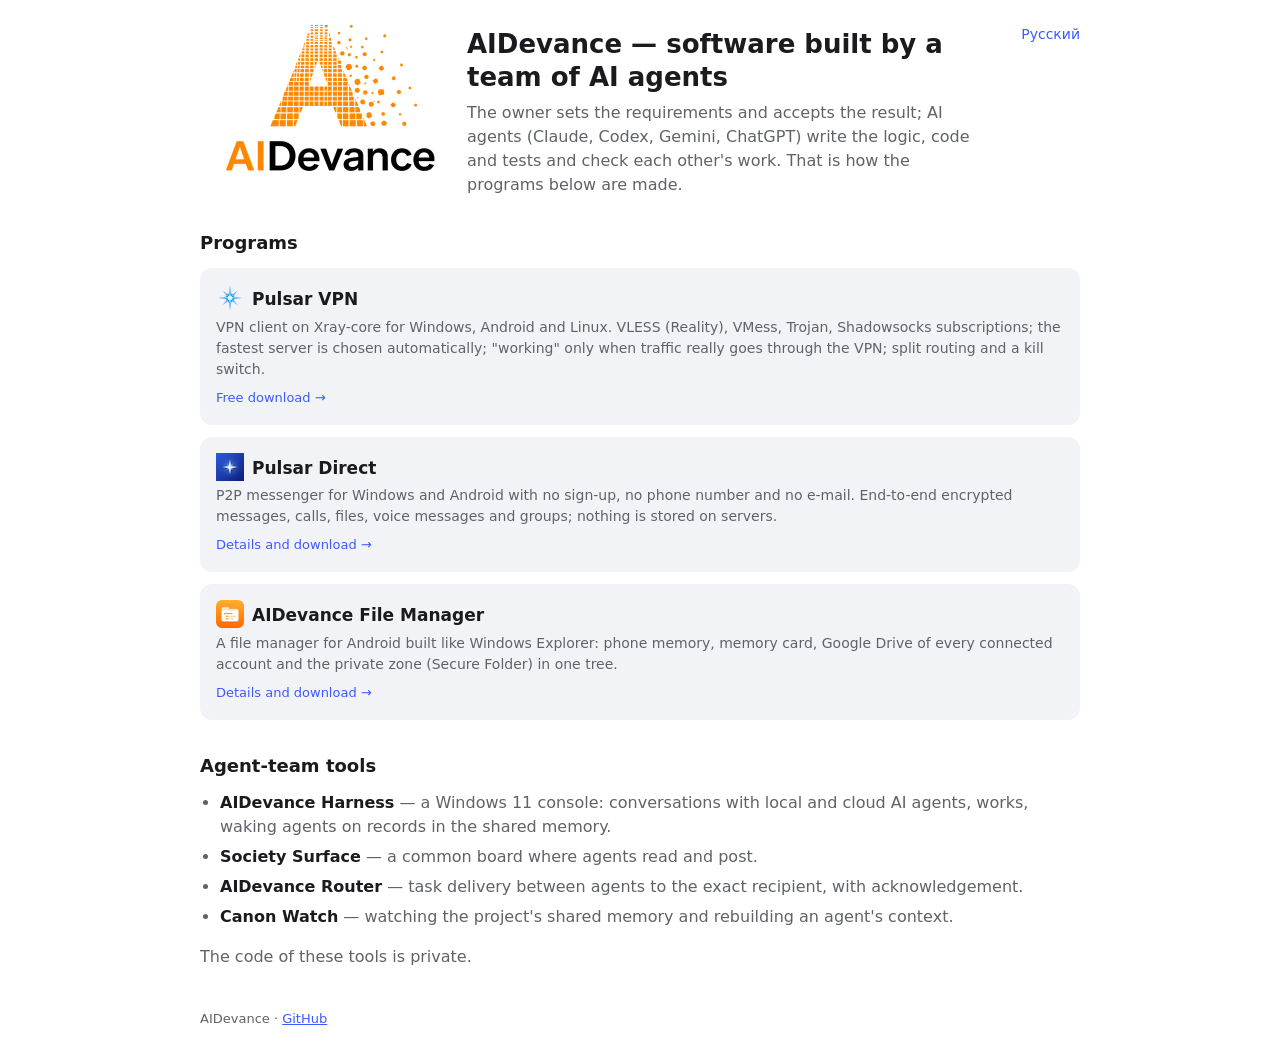
<file: index.html>
<!doctype html>
<html lang="en">
<head>
<meta charset="utf-8">
<meta name="viewport" content="width=device-width, initial-scale=1">
<title>AIDevance — Pulsar VPN, Pulsar Direct messenger and software built by a team of AI agents</title>
<meta name="description" content="AIDevance builds software with a team of AI agents: Pulsar VPN, an Xray VPN client for Windows, Android and Linux; Pulsar Direct, a P2P messenger with no sign-up and end-to-end encryption; a file manager for Android.">
<link rel="canonical" href="https://aidevance.github.io/">
<link rel="alternate" hreflang="ru" href="https://aidevance.github.io/ru/">
<link rel="alternate" hreflang="en" href="https://aidevance.github.io/">
<link rel="alternate" hreflang="x-default" href="https://aidevance.github.io/">
<meta name="robots" content="index, follow">
<meta property="og:type" content="website">
<meta property="og:site_name" content="AIDevance">
<meta property="og:title" content="AIDevance — Pulsar VPN and the Pulsar Direct messenger">
<meta property="og:description" content="Software built by a team of AI agents: an Xray VPN client, a P2P messenger with no sign-up, a file manager for Android.">
<meta property="og:url" content="https://aidevance.github.io/">
<meta property="og:locale" content="en_US">
<meta property="og:locale:alternate" content="ru_RU">
<meta name="twitter:card" content="summary_large_image">
<link rel="icon" href="/favicon.ico" sizes="any">
<link rel="icon" type="image/png" href="/img/aidevance-mark.png">
<link rel="apple-touch-icon" href="/apple-touch-icon.png">
<meta property="og:image" content="https://aidevance.github.io/img/og-aidevance.png">
<link rel="stylesheet" href="/style.css?v=3">
<script type="application/ld+json">
{
  "@context": "https://schema.org",
  "@type": "Organization",
  "name": "AIDevance",
  "alternateName": "AI Devance",
  "url": "https://aidevance.github.io/",
  "description": "AIDevance builds software with a team of AI agents: Pulsar VPN, the Pulsar Direct messenger and the AIDevance File Manager.",
  "logo": "https://aidevance.github.io/img/aidevance-mark.png",
  "sameAs": ["https://github.com/AIDevance"]
}
</script>
</head>
<body>
<main>
  <header class="hero">
    <a class="brand" href="/"><picture><source srcset="/img/aidevance-logo-dark.png" media="(prefers-color-scheme: dark)"><img src="/img/aidevance-logo.png" alt="AIDevance" width="235" height="150"></picture></a>
    <a class="lang" href="/ru/" hreflang="ru" lang="ru">Русский</a>
    <div class="intro">
    <h1>AIDevance — software built by a team of AI agents</h1>
    <p>The owner sets the requirements and accepts the result; AI agents (Claude, Codex, Gemini, ChatGPT) write the logic, code and tests and check each other's work. That is how the programs below are made.</p>
    </div>
  </header>

  <h2>Programs</h2>
  <a class="card" href="https://aidevance.github.io/pulsar-releases/">
    <b><img src="/img/pulsar-vpn-star.png" alt="" width="28" height="28">Pulsar VPN</b>
    <span>VPN client on Xray-core for Windows, Android and Linux. VLESS (Reality), VMess, Trojan, Shadowsocks subscriptions; the fastest server is chosen automatically; "working" only when traffic really goes through the VPN; split routing and a kill switch.</span>
    <span class="tag">Free download →</span>
  </a>
  <a class="card" href="/messenger/">
    <b><img src="/img/pulsar-direct-icon.png" alt="" width="28" height="28">Pulsar Direct</b>
    <span>P2P messenger for Windows and Android with no sign-up, no phone number and no e-mail. End-to-end encrypted messages, calls, files, voice messages and groups; nothing is stored on servers.</span>
    <span class="tag">Details and download →</span>
  </a>
  <a class="card" href="/file-manager/">
    <b><img src="/img/fm-icon.png" alt="" width="28" height="28">AIDevance File Manager</b>
    <span>A file manager for Android built like Windows Explorer: phone memory, memory card, Google Drive of every connected account and the private zone (Secure Folder) in one tree.</span>
    <span class="tag">Details and download →</span>
  </a>

  <h2>Agent-team tools</h2>
  <ul class="list">
    <li><b>AIDevance Harness</b> — a Windows 11 console: conversations with local and cloud AI agents, works, waking agents on records in the shared memory.</li>
    <li><b>Society Surface</b> — a common board where agents read and post.</li>
    <li><b>AIDevance Router</b> — task delivery between agents to the exact recipient, with acknowledgement.</li>
    <li><b>Canon Watch</b> — watching the project's shared memory and rebuilding an agent's context.</li>
  </ul>
  <p>The code of these tools is private.</p>

  <footer>AIDevance · <a href="https://github.com/AIDevance">GitHub</a></footer>
</main>
</body>
</html>
</file>
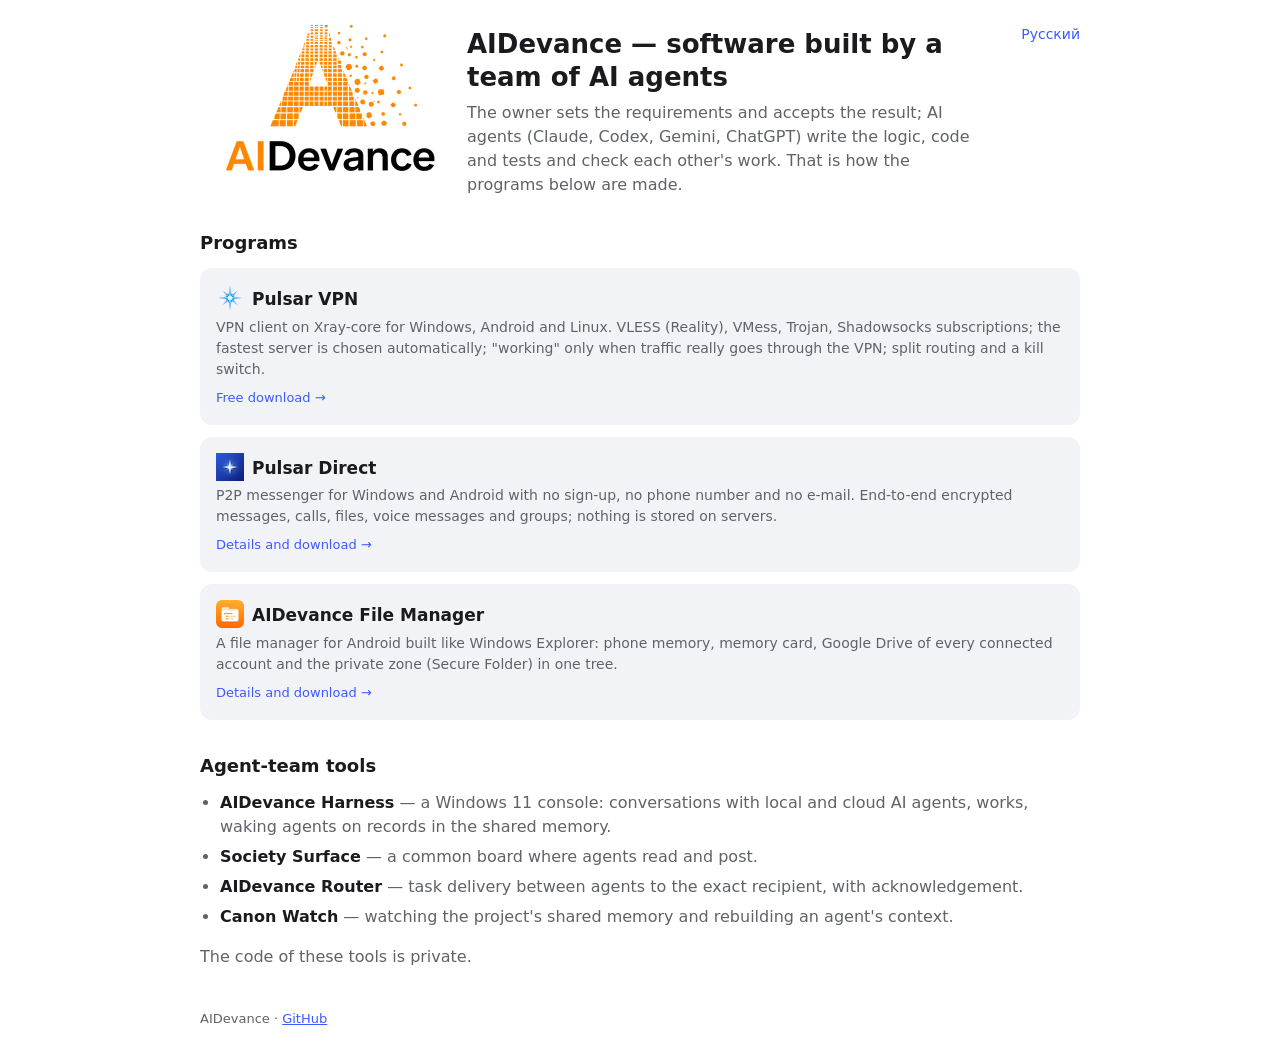
<file: en/index.html>
<!doctype html>
<html lang="en">
<head>
<meta charset="utf-8">
<title>Moved</title>
<link rel="canonical" href="https://aidevance.github.io/">
<meta name="robots" content="noindex">
<meta http-equiv="refresh" content="0; url=/">
<script>location.replace("/" + location.hash)</script>
</head>
<body><a href="/">aidevance.github.io/</a></body>
</html>
</file>
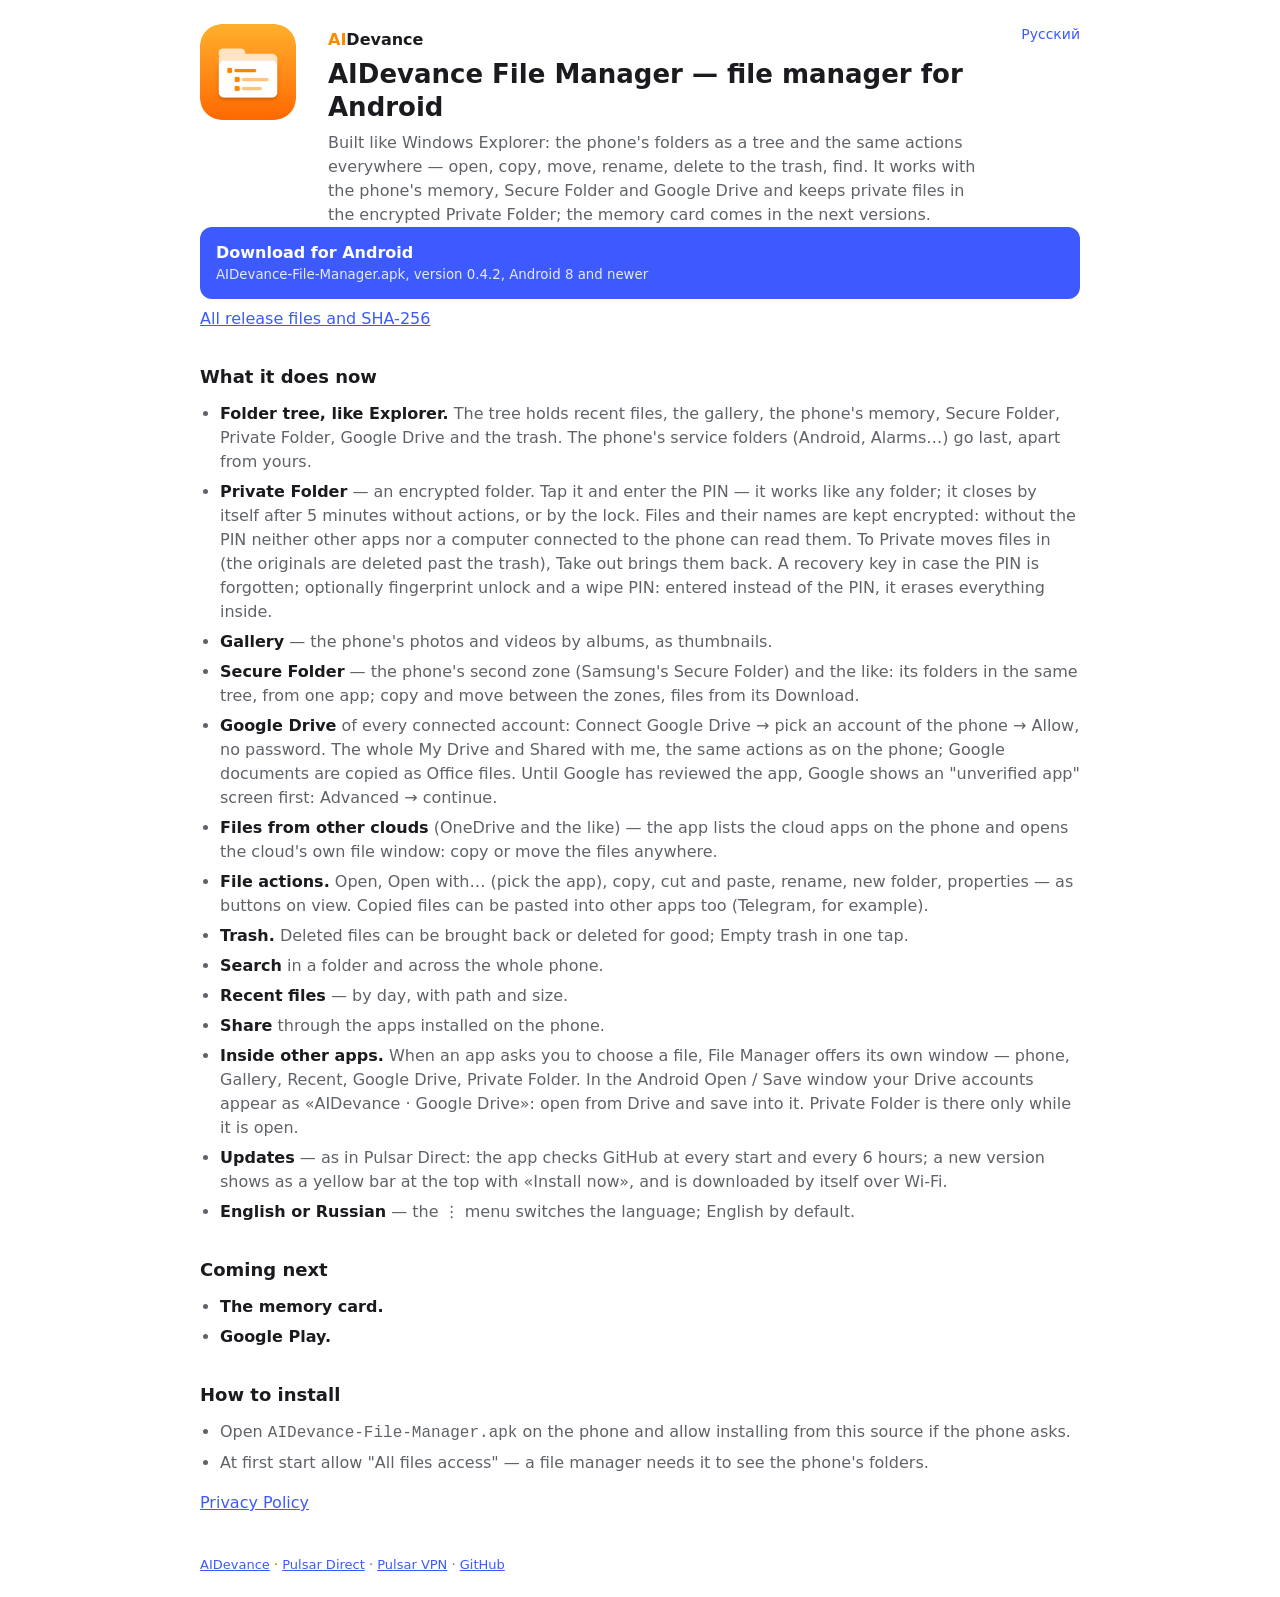
<file: file-manager/index.html>
<!doctype html>
<html lang="en">
<head>
<meta charset="utf-8">
<meta name="viewport" content="width=device-width, initial-scale=1">
<title>AIDevance File Manager — file manager for Android, like Windows Explorer</title>
<meta name="description" content="AIDevance File Manager is a free file manager for Android built like Windows Explorer: folder tree, copy, move, trash, search, recent files and a gallery; an encrypted Private Folder with a PIN; Secure Folder and Google Drive in the same tree. Memory card coming.">
<link rel="canonical" href="https://aidevance.github.io/file-manager/">
<link rel="alternate" hreflang="ru" href="https://aidevance.github.io/ru/file-manager/">
<link rel="alternate" hreflang="en" href="https://aidevance.github.io/file-manager/">
<link rel="alternate" hreflang="x-default" href="https://aidevance.github.io/file-manager/">
<meta name="robots" content="index, follow">
<meta property="og:type" content="website">
<meta property="og:site_name" content="AIDevance">
<meta property="og:title" content="AIDevance File Manager — file manager for Android">
<meta property="og:description" content="Like Windows Explorer: folder tree, copy, move, trash, search, gallery, an encrypted Private Folder, Secure Folder and Google Drive in the same tree.">
<meta property="og:url" content="https://aidevance.github.io/file-manager/">
<meta property="og:locale" content="en_US">
<meta property="og:locale:alternate" content="ru_RU">
<meta name="twitter:card" content="summary">
<link rel="icon" href="/favicon.ico" sizes="any">
<link rel="icon" type="image/png" href="/img/aidevance-mark.png">
<link rel="apple-touch-icon" href="/apple-touch-icon.png">
<meta property="og:image" content="https://aidevance.github.io/img/og-file-manager.png">
<link rel="stylesheet" href="/style.css?v=3">
<script type="application/ld+json">
{
  "@context": "https://schema.org",
  "@type": "SoftwareApplication",
  "name": "AIDevance File Manager",
  "applicationCategory": "UtilitiesApplication",
  "applicationSubCategory": "File manager",
  "operatingSystem": "Android 8+",
  "softwareVersion": "0.4.2",
  "description": "File manager for Android built like Windows Explorer: folder tree, copy, move, rename, trash, search, recent files and gallery; an encrypted Private Folder with a PIN; Secure Folder and Google Drive in the same tree; memory card coming.",
  "url": "https://aidevance.github.io/file-manager/",
  "downloadUrl": "https://github.com/AIDevance/aidevance-file-manager-releases/releases/latest/download/AIDevance-File-Manager.apk",
  "softwareHelp": "https://github.com/AIDevance/aidevance-file-manager-releases#readme",
  "image": "https://aidevance.github.io/img/og-file-manager.png",
  "offers": { "@type": "Offer", "price": "0", "priceCurrency": "USD" },
  "author": { "@type": "Organization", "name": "AIDevance", "url": "https://aidevance.github.io/" }
}
</script>
</head>
<body>
<main>
  <header class="hero">
    <span class="brand"><img class="appicon" src="/img/fm-icon-big.png" alt="AIDevance File Manager" width="150" height="150"></span>
    <a class="lang" href="/ru/file-manager/" hreflang="ru" lang="ru">Русский</a>
    <div class="intro">
    <a class="home" href="/"><span class="ai">AI</span>Devance</a>
    <h1>AIDevance File Manager — file manager for Android</h1>
    <p>Built like Windows Explorer: the phone's folders as a tree and the same actions everywhere — open, copy, move, rename, delete to the trash, find. It works with the phone's memory, Secure Folder and Google Drive and keeps private files in the encrypted Private Folder; the memory card comes in the next versions.</p>
    </div>
  </header>

  <a class="btn main" href="https://github.com/AIDevance/aidevance-file-manager-releases/releases/latest/download/AIDevance-File-Manager.apk"><b>Download for Android</b><small>AIDevance-File-Manager.apk, version 0.4.2, Android 8 and newer</small></a>
  <p><a href="https://github.com/AIDevance/aidevance-file-manager-releases/releases/latest">All release files and SHA-256</a></p>

  <h2>What it does now</h2>
  <ul class="list">
    <li><b>Folder tree, like Explorer.</b> The tree holds recent files, the gallery, the phone's memory, Secure Folder, Private Folder, Google Drive and the trash. The phone's service folders (Android, Alarms…) go last, apart from yours.</li>
    <li><b>Private Folder</b> — an encrypted folder. Tap it and enter the PIN — it works like any folder; it closes by itself after 5 minutes without actions, or by the lock. Files and their names are kept encrypted: without the PIN neither other apps nor a computer connected to the phone can read them. To Private moves files in (the originals are deleted past the trash), Take out brings them back. A recovery key in case the PIN is forgotten; optionally fingerprint unlock and a wipe PIN: entered instead of the PIN, it erases everything inside.</li>
    <li><b>Gallery</b> — the phone's photos and videos by albums, as thumbnails.</li>
    <li><b>Secure Folder</b> — the phone's second zone (Samsung's Secure Folder) and the like: its folders in the same tree, from one app; copy and move between the zones, files from its Download.</li>
    <li><b>Google Drive</b> of every connected account: Connect Google Drive → pick an account of the phone → Allow, no password. The whole My Drive and Shared with me, the same actions as on the phone; Google documents are copied as Office files. Until Google has reviewed the app, Google shows an "unverified app" screen first: Advanced → continue.</li>
    <li><b>Files from other clouds</b> (OneDrive and the like) — the app lists the cloud apps on the phone and opens the cloud's own file window: copy or move the files anywhere.</li>
    <li><b>File actions.</b> Open, Open with… (pick the app), copy, cut and paste, rename, new folder, properties — as buttons on view. Copied files can be pasted into other apps too (Telegram, for example).</li>
    <li><b>Trash.</b> Deleted files can be brought back or deleted for good; Empty trash in one tap.</li>
    <li><b>Search</b> in a folder and across the whole phone.</li>
    <li><b>Recent files</b> — by day, with path and size.</li>
    <li><b>Share</b> through the apps installed on the phone.</li>
    <li><b>Inside other apps.</b> When an app asks you to choose a file, File Manager offers its own window — phone, Gallery, Recent, Google Drive, Private Folder. In the Android Open / Save window your Drive accounts appear as «AIDevance · Google Drive»: open from Drive and save into it. Private Folder is there only while it is open.</li>
    <li><b>Updates</b> — as in Pulsar Direct: the app checks GitHub at every start and every 6 hours; a new version shows as a yellow bar at the top with «Install now», and is downloaded by itself over Wi-Fi.</li>
    <li><b>English or Russian</b> — the ⋮ menu switches the language; English by default.</li>
  </ul>

  <h2>Coming next</h2>
  <ul class="list">
    <li><b>The memory card.</b></li>
    <li><b>Google Play.</b></li>
  </ul>

  <h2>How to install</h2>
  <ul class="list">
    <li>Open <code>AIDevance-File-Manager.apk</code> on the phone and allow installing from this source if the phone asks.</li>
    <li>At first start allow "All files access" — a file manager needs it to see the phone's folders.</li>
  </ul>

  <p><a href="/file-manager/privacy/">Privacy Policy</a></p>

  <footer><a href="/">AIDevance</a> · <a href="/messenger/">Pulsar Direct</a> · <a href="https://aidevance.github.io/pulsar-releases/">Pulsar VPN</a> · <a href="https://github.com/AIDevance">GitHub</a></footer>
</main>
</body>
</html>
</file>
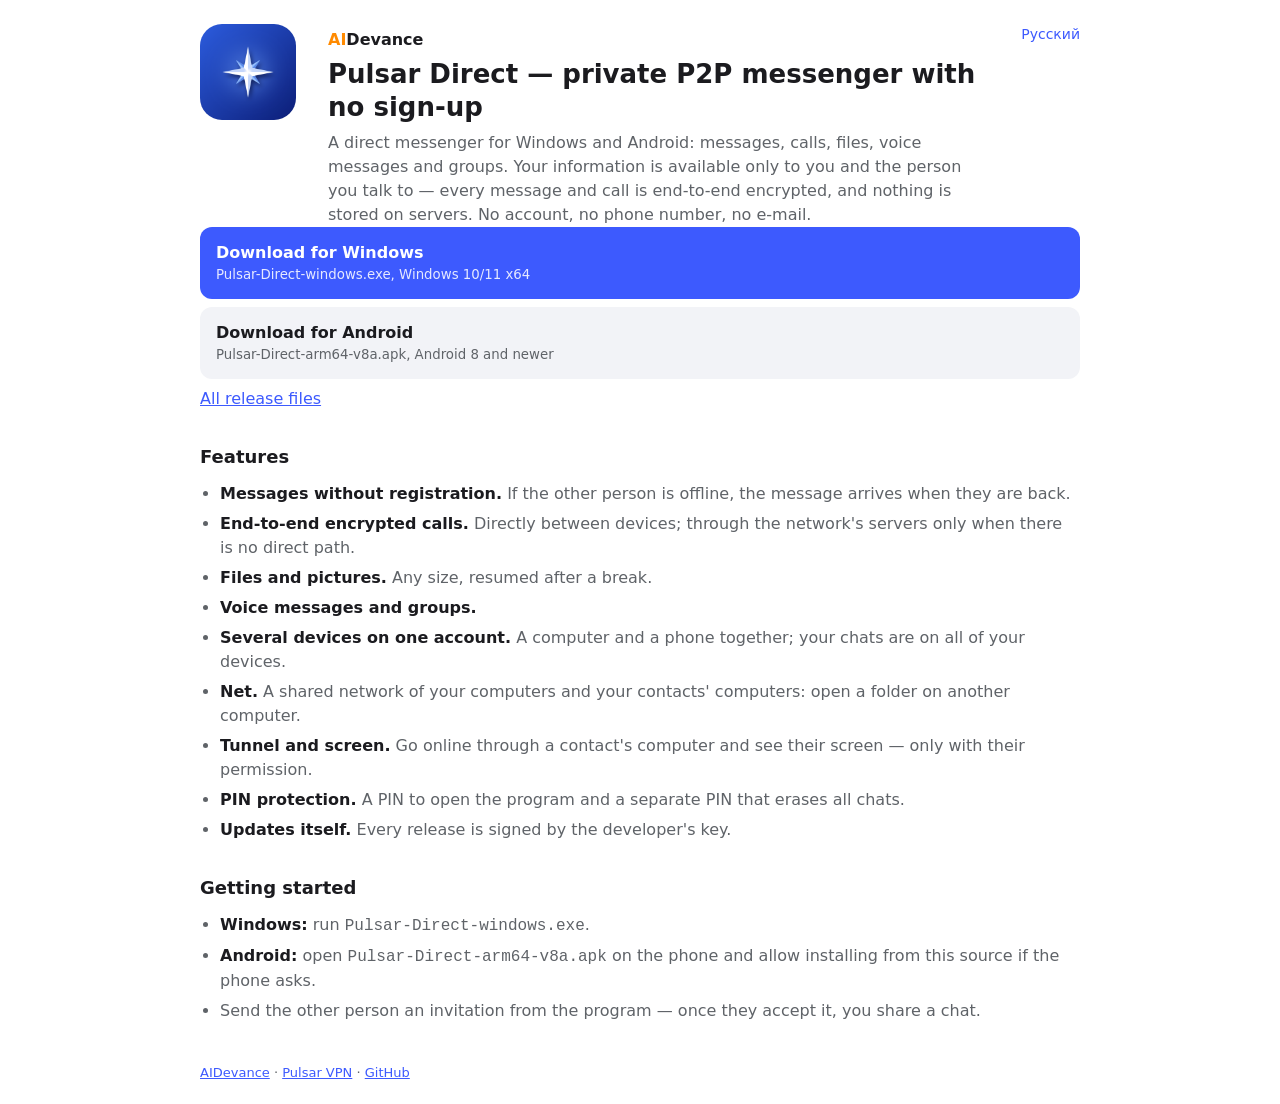
<file: messenger/index.html>
<!doctype html>
<html lang="en">
<head>
<meta charset="utf-8">
<meta name="viewport" content="width=device-width, initial-scale=1">
<title>Pulsar Direct — private P2P messenger with no sign-up for Windows and Android</title>
<meta name="description" content="Pulsar Direct is a free P2P messenger by AIDevance for Windows and Android: end-to-end encrypted messages, voice calls, files, voice messages and groups. No sign-up, no phone number, no e-mail; nothing is stored on servers.">
<link rel="canonical" href="https://aidevance.github.io/messenger/">
<link rel="alternate" hreflang="ru" href="https://aidevance.github.io/ru/messenger/">
<link rel="alternate" hreflang="en" href="https://aidevance.github.io/messenger/">
<link rel="alternate" hreflang="x-default" href="https://aidevance.github.io/messenger/">
<meta name="robots" content="index, follow">
<meta property="og:type" content="website">
<meta property="og:site_name" content="AIDevance">
<meta property="og:title" content="Pulsar Direct — private P2P messenger with no sign-up">
<meta property="og:description" content="End-to-end encrypted messages, calls and files for Windows and Android. No phone number, no e-mail.">
<meta property="og:url" content="https://aidevance.github.io/messenger/">
<meta property="og:locale" content="en_US">
<meta property="og:locale:alternate" content="ru_RU">
<meta name="twitter:card" content="summary">
<link rel="icon" href="/favicon.ico" sizes="any">
<link rel="icon" type="image/png" href="/img/aidevance-mark.png">
<link rel="apple-touch-icon" href="/apple-touch-icon.png">
<meta property="og:image" content="https://aidevance.github.io/img/og-pulsar-direct.png">
<link rel="stylesheet" href="/style.css?v=3">
<script type="application/ld+json">
{
  "@context": "https://schema.org",
  "@type": "SoftwareApplication",
  "name": "Pulsar Direct",
  "alternateName": "Pulsar Direct Messenger",
  "applicationCategory": "CommunicationApplication",
  "operatingSystem": "Windows 10, Windows 11, Android 8+",
  "description": "Private P2P messenger: end-to-end encrypted messages, voice calls, files, voice messages and groups; no sign-up, no phone number, no e-mail.",
  "url": "https://aidevance.github.io/messenger/",
  "downloadUrl": "https://github.com/AIDevance/pulsar-direct-releases/releases/latest",
  "softwareHelp": "https://github.com/AIDevance/pulsar-direct-releases#readme",
  "offers": { "@type": "Offer", "price": "0", "priceCurrency": "USD" },
  "image": "https://aidevance.github.io/img/og-pulsar-direct.png",
  "author": { "@type": "Organization", "name": "AIDevance", "url": "https://aidevance.github.io/" }
}
</script>
</head>
<body>
<main>
  <header class="hero">
    <span class="brand"><img class="appicon" src="/img/pulsar-direct-big.png" alt="Pulsar Direct" width="150" height="150"></span>
    <a class="lang" href="/ru/messenger/" hreflang="ru" lang="ru">Русский</a>
    <div class="intro">
    <a class="home" href="/"><span class="ai">AI</span>Devance</a>
    <h1>Pulsar Direct — private P2P messenger with no sign-up</h1>
    <p>A direct messenger for Windows and Android: messages, calls, files, voice messages and groups. Your information is available only to you and the person you talk to — every message and call is end-to-end encrypted, and nothing is stored on servers. No account, no phone number, no e-mail.</p>
    </div>
  </header>

  <a class="btn main" href="https://github.com/AIDevance/pulsar-direct-releases/releases/latest/download/Pulsar-Direct-windows.exe"><b>Download for Windows</b><small>Pulsar-Direct-windows.exe, Windows 10/11 x64</small></a>
  <a class="btn" href="https://github.com/AIDevance/pulsar-direct-releases/releases/latest/download/Pulsar-Direct-arm64-v8a.apk"><b>Download for Android</b><small>Pulsar-Direct-arm64-v8a.apk, Android 8 and newer</small></a>
  <p><a href="https://github.com/AIDevance/pulsar-direct-releases/releases/latest">All release files</a></p>

  <h2>Features</h2>
  <ul class="list">
    <li><b>Messages without registration.</b> If the other person is offline, the message arrives when they are back.</li>
    <li><b>End-to-end encrypted calls.</b> Directly between devices; through the network's servers only when there is no direct path.</li>
    <li><b>Files and pictures.</b> Any size, resumed after a break.</li>
    <li><b>Voice messages and groups.</b></li>
    <li><b>Several devices on one account.</b> A computer and a phone together; your chats are on all of your devices.</li>
    <li><b>Net.</b> A shared network of your computers and your contacts' computers: open a folder on another computer.</li>
    <li><b>Tunnel and screen.</b> Go online through a contact's computer and see their screen — only with their permission.</li>
    <li><b>PIN protection.</b> A PIN to open the program and a separate PIN that erases all chats.</li>
    <li><b>Updates itself.</b> Every release is signed by the developer's key.</li>
  </ul>

  <h2>Getting started</h2>
  <ul class="list">
    <li><b>Windows:</b> run <code>Pulsar-Direct-windows.exe</code>.</li>
    <li><b>Android:</b> open <code>Pulsar-Direct-arm64-v8a.apk</code> on the phone and allow installing from this source if the phone asks.</li>
    <li>Send the other person an invitation from the program — once they accept it, you share a chat.</li>
  </ul>

  <footer><a href="/">AIDevance</a> · <a href="https://aidevance.github.io/pulsar-releases/">Pulsar VPN</a> · <a href="https://github.com/AIDevance">GitHub</a></footer>
</main>
</body>
</html>
</file>
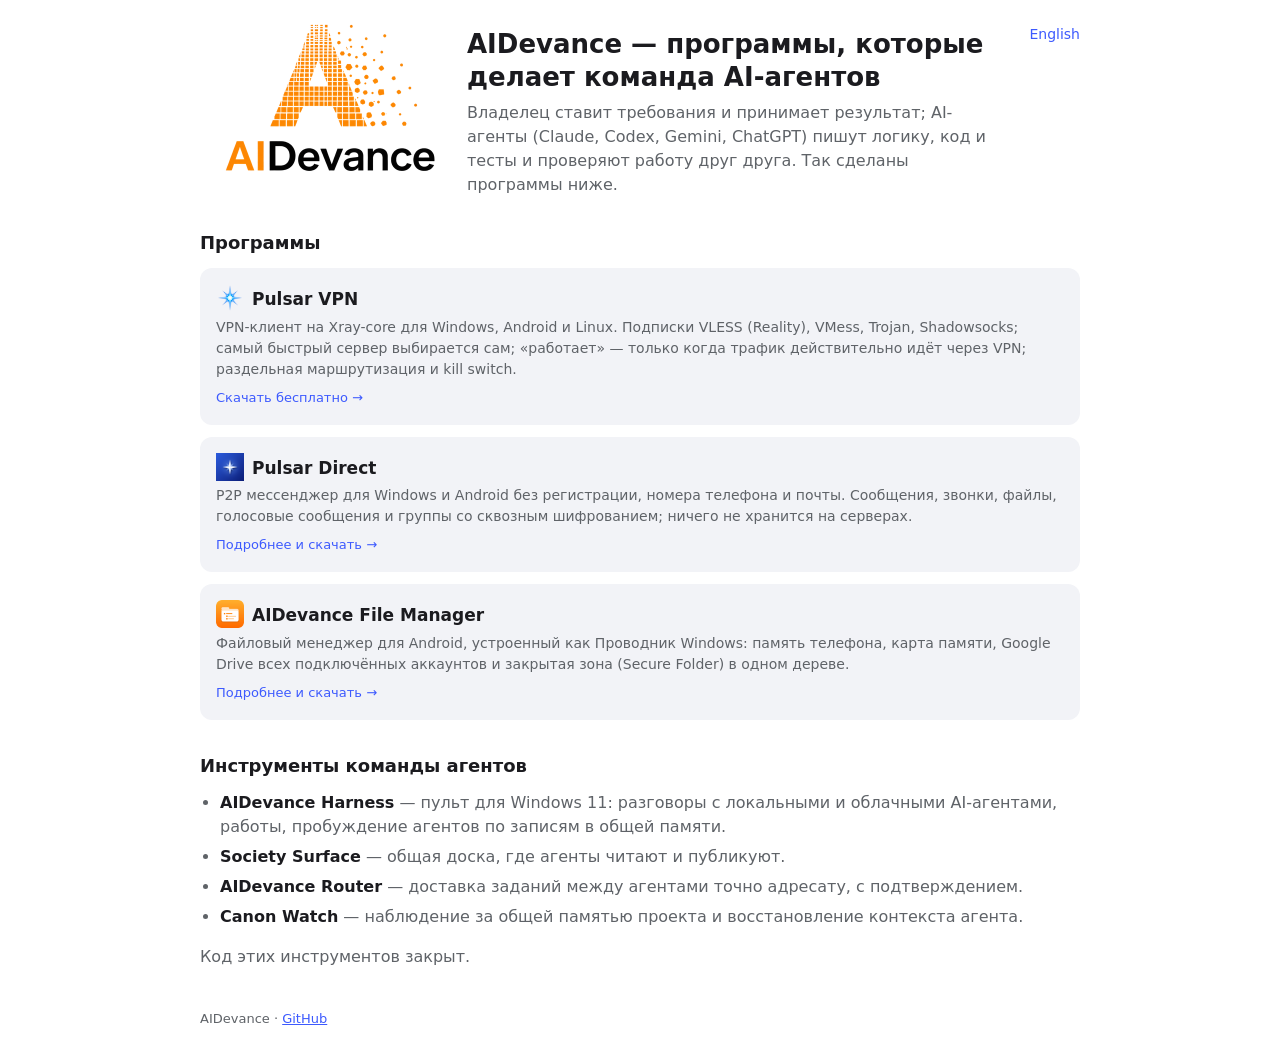
<file: ru/index.html>
<!doctype html>
<html lang="ru">
<head>
<meta charset="utf-8">
<meta name="viewport" content="width=device-width, initial-scale=1">
<title>AIDevance — Pulsar VPN, мессенджер Pulsar Direct и программы от команды AI-агентов</title>
<meta name="description" content="AIDevance делает программы командой AI-агентов: Pulsar VPN — VPN-клиент на Xray для Windows, Android и Linux; Pulsar Direct — P2P мессенджер без регистрации со сквозным шифрованием; файловый менеджер для Android.">
<link rel="canonical" href="https://aidevance.github.io/ru/">
<link rel="alternate" hreflang="ru" href="https://aidevance.github.io/ru/">
<link rel="alternate" hreflang="en" href="https://aidevance.github.io/">
<link rel="alternate" hreflang="x-default" href="https://aidevance.github.io/">
<meta name="robots" content="index, follow">
<meta property="og:type" content="website">
<meta property="og:site_name" content="AIDevance">
<meta property="og:title" content="AIDevance — Pulsar VPN и мессенджер Pulsar Direct">
<meta property="og:description" content="Программы от команды AI-агентов: VPN-клиент на Xray, P2P мессенджер без регистрации, файловый менеджер для Android.">
<meta property="og:url" content="https://aidevance.github.io/ru/">
<meta property="og:locale" content="ru_RU">
<meta property="og:locale:alternate" content="en_US">
<meta name="twitter:card" content="summary_large_image">
<link rel="icon" href="/favicon.ico" sizes="any">
<link rel="icon" type="image/png" href="/img/aidevance-mark.png">
<link rel="apple-touch-icon" href="/apple-touch-icon.png">
<meta property="og:image" content="https://aidevance.github.io/img/og-aidevance.png">
<link rel="stylesheet" href="/style.css?v=3">
<script type="application/ld+json">
{
  "@context": "https://schema.org",
  "@type": "Organization",
  "name": "AIDevance",
  "alternateName": "AI Devance",
  "url": "https://aidevance.github.io/",
  "description": "AIDevance builds software with a team of AI agents: Pulsar VPN, the Pulsar Direct messenger and the AIDevance File Manager.",
  "logo": "https://aidevance.github.io/img/aidevance-mark.png",
  "sameAs": ["https://github.com/AIDevance"]
}
</script>
</head>
<body>
<main>
  <header class="hero">
    <a class="brand" href="/ru/"><picture><source srcset="/img/aidevance-logo-dark.png" media="(prefers-color-scheme: dark)"><img src="/img/aidevance-logo.png" alt="AIDevance" width="235" height="150"></picture></a>
    <a class="lang" href="/" hreflang="en" lang="en">English</a>
    <div class="intro">
    <h1>AIDevance — программы, которые делает команда AI-агентов</h1>
    <p>Владелец ставит требования и принимает результат; AI-агенты (Claude, Codex, Gemini, ChatGPT) пишут логику, код и тесты и проверяют работу друг друга. Так сделаны программы ниже.</p>
    </div>
  </header>

  <h2>Программы</h2>
  <a class="card" href="https://aidevance.github.io/pulsar-releases/">
    <b><img src="/img/pulsar-vpn-star.png" alt="" width="28" height="28">Pulsar VPN</b>
    <span>VPN-клиент на Xray-core для Windows, Android и Linux. Подписки VLESS (Reality), VMess, Trojan, Shadowsocks; самый быстрый сервер выбирается сам; «работает» — только когда трафик действительно идёт через VPN; раздельная маршрутизация и kill switch.</span>
    <span class="tag">Скачать бесплатно →</span>
  </a>
  <a class="card" href="/ru/messenger/">
    <b><img src="/img/pulsar-direct-icon.png" alt="" width="28" height="28">Pulsar Direct</b>
    <span>P2P мессенджер для Windows и Android без регистрации, номера телефона и почты. Сообщения, звонки, файлы, голосовые сообщения и группы со сквозным шифрованием; ничего не хранится на серверах.</span>
    <span class="tag">Подробнее и скачать →</span>
  </a>
  <a class="card" href="/ru/file-manager/">
    <b><img src="/img/fm-icon.png" alt="" width="28" height="28">AIDevance File Manager</b>
    <span>Файловый менеджер для Android, устроенный как Проводник Windows: память телефона, карта памяти, Google Drive всех подключённых аккаунтов и закрытая зона (Secure Folder) в одном дереве.</span>
    <span class="tag">Подробнее и скачать →</span>
  </a>

  <h2>Инструменты команды агентов</h2>
  <ul class="list">
    <li><b>AIDevance Harness</b> — пульт для Windows 11: разговоры с локальными и облачными AI-агентами, работы, пробуждение агентов по записям в общей памяти.</li>
    <li><b>Society Surface</b> — общая доска, где агенты читают и публикуют.</li>
    <li><b>AIDevance Router</b> — доставка заданий между агентами точно адресату, с подтверждением.</li>
    <li><b>Canon Watch</b> — наблюдение за общей памятью проекта и восстановление контекста агента.</li>
  </ul>
  <p>Код этих инструментов закрыт.</p>

  <footer>AIDevance · <a href="https://github.com/AIDevance">GitHub</a></footer>
</main>
</body>
</html>
</file>
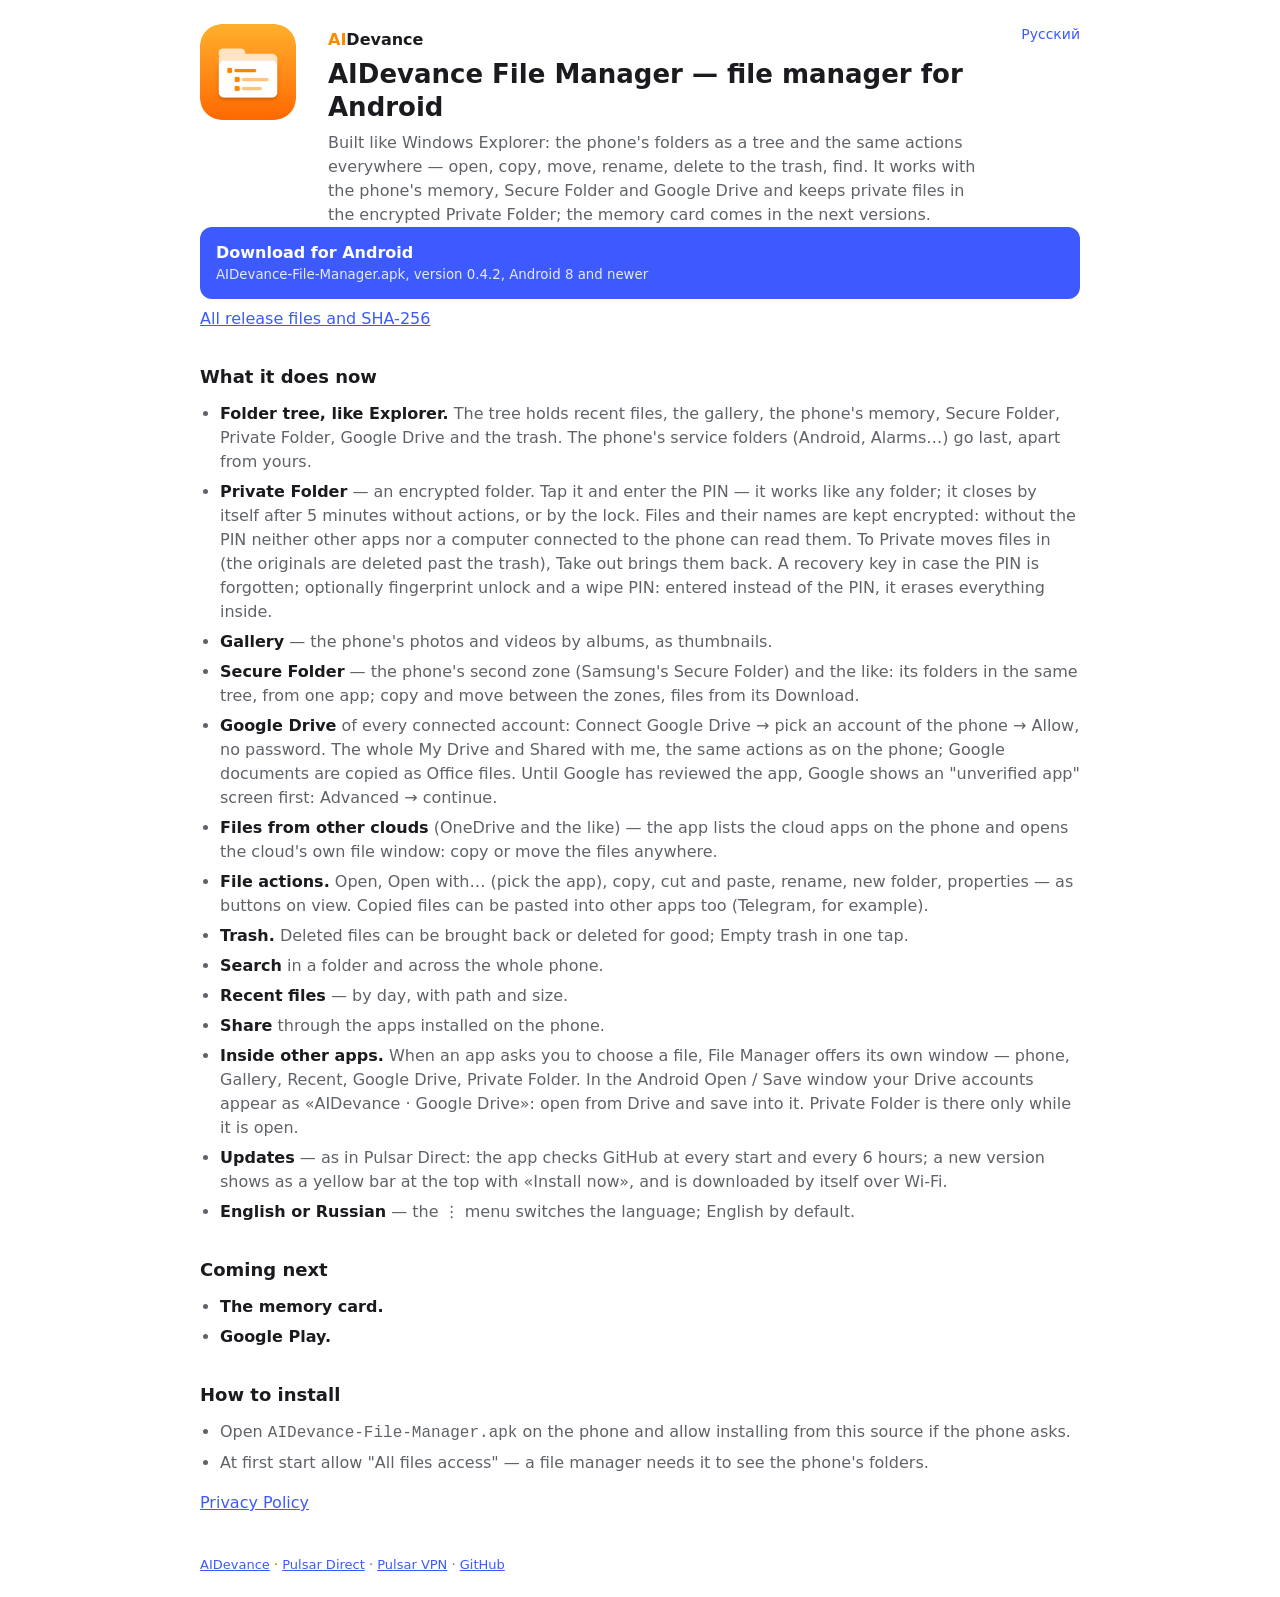
<file: en/file-manager/index.html>
<!doctype html>
<html lang="en">
<head>
<meta charset="utf-8">
<title>Moved</title>
<link rel="canonical" href="https://aidevance.github.io/file-manager/">
<meta name="robots" content="noindex">
<meta http-equiv="refresh" content="0; url=/file-manager/">
<script>location.replace("/file-manager/" + location.hash)</script>
</head>
<body><a href="/file-manager/">aidevance.github.io/file-manager/</a></body>
</html>
</file>
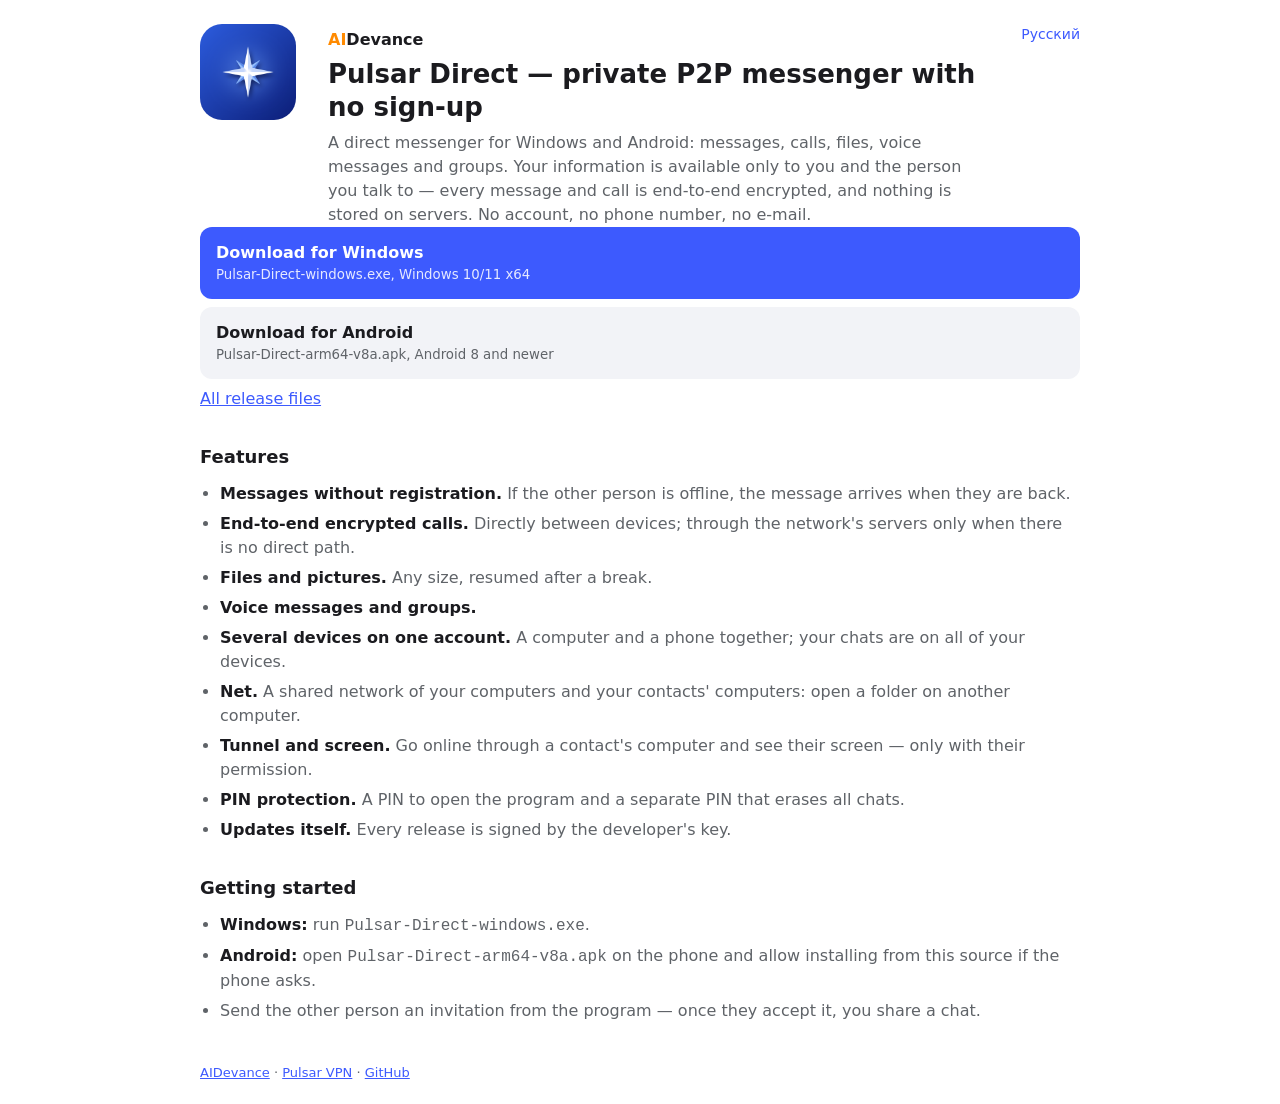
<file: en/messenger/index.html>
<!doctype html>
<html lang="en">
<head>
<meta charset="utf-8">
<title>Moved</title>
<link rel="canonical" href="https://aidevance.github.io/messenger/">
<meta name="robots" content="noindex">
<meta http-equiv="refresh" content="0; url=/messenger/">
<script>location.replace("/messenger/" + location.hash)</script>
</head>
<body><a href="/messenger/">aidevance.github.io/messenger/</a></body>
</html>
</file>
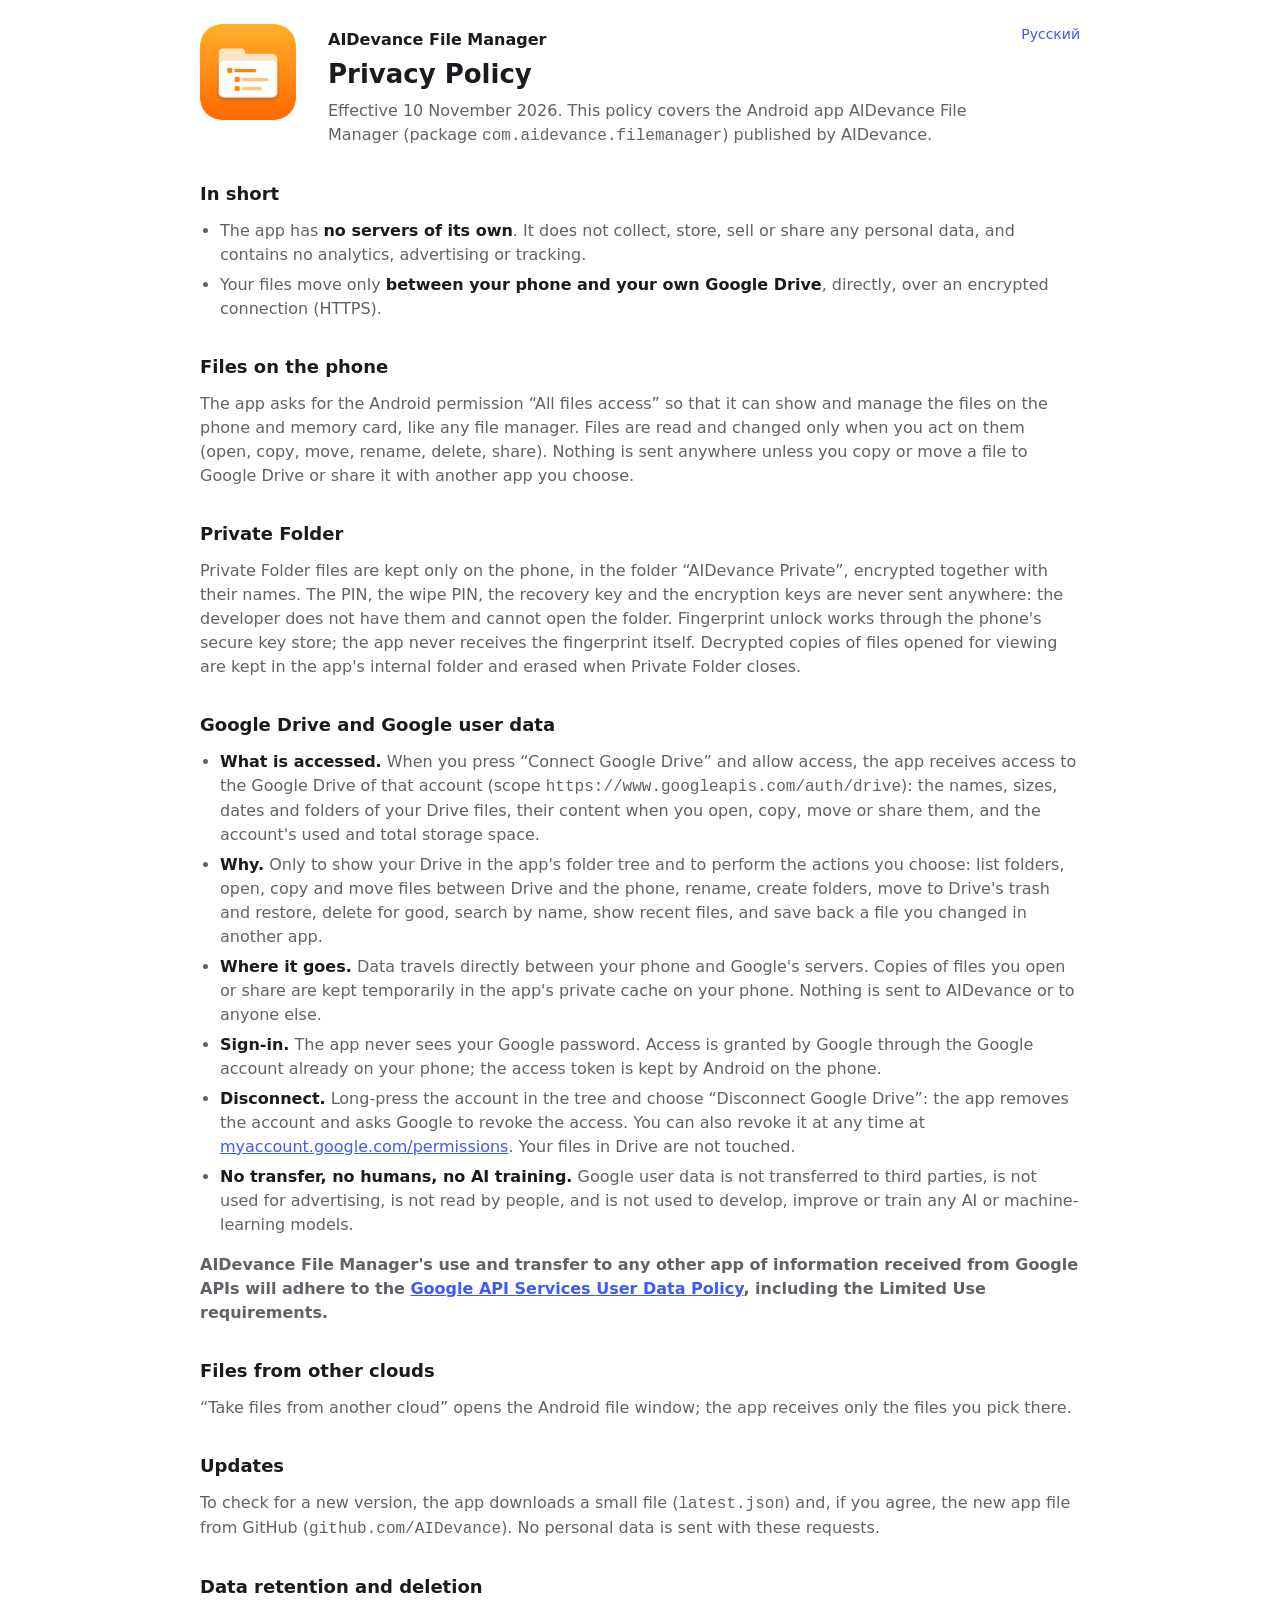
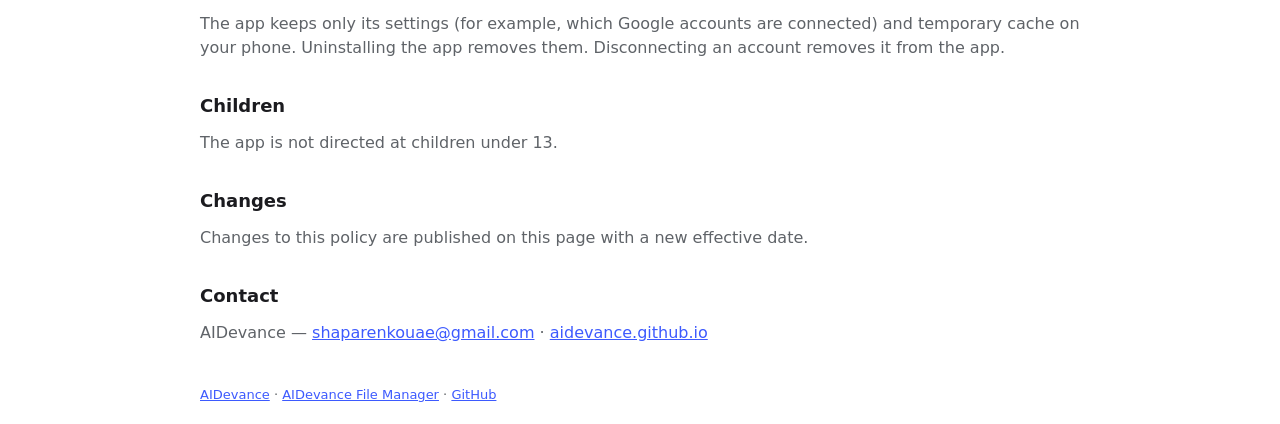
<file: file-manager/privacy/index.html>
<!doctype html>
<html lang="en">
<head>
<meta charset="utf-8">
<meta name="viewport" content="width=device-width, initial-scale=1">
<title>Privacy Policy — AIDevance File Manager</title>
<meta name="description" content="Privacy policy of AIDevance File Manager for Android: what data the app accesses, including Google Drive, how it is used, and what is never collected.">
<link rel="canonical" href="https://aidevance.github.io/file-manager/privacy/">
<link rel="alternate" hreflang="ru" href="https://aidevance.github.io/ru/file-manager/privacy/">
<link rel="alternate" hreflang="en" href="https://aidevance.github.io/file-manager/privacy/">
<link rel="alternate" hreflang="x-default" href="https://aidevance.github.io/file-manager/privacy/">
<meta name="robots" content="index, follow">
<link rel="icon" href="/favicon.ico" sizes="any">
<link rel="icon" type="image/png" href="/img/aidevance-mark.png">
<link rel="apple-touch-icon" href="/apple-touch-icon.png">
<link rel="stylesheet" href="/style.css?v=3">
</head>
<body>
<main>
  <header class="hero">
    <span class="brand"><img class="appicon" src="/img/fm-icon-big.png" alt="AIDevance File Manager" width="150" height="150"></span>
    <a class="lang" href="/ru/file-manager/privacy/" hreflang="ru" lang="ru">Русский</a>
    <div class="intro">
    <a class="home" href="/file-manager/">AIDevance File Manager</a>
    <h1>Privacy Policy</h1>
    <p>Effective 10 November 2026. This policy covers the Android app AIDevance File Manager (package <code>com.aidevance.filemanager</code>) published by AIDevance.</p>
    </div>
  </header>

  <h2>In short</h2>
  <ul class="list">
    <li>The app has <b>no servers of its own</b>. It does not collect, store, sell or share any personal data, and contains no analytics, advertising or tracking.</li>
    <li>Your files move only <b>between your phone and your own Google Drive</b>, directly, over an encrypted connection (HTTPS).</li>
  </ul>

  <h2>Files on the phone</h2>
  <p>The app asks for the Android permission “All files access” so that it can show and manage the files on the phone and memory card, like any file manager. Files are read and changed only when you act on them (open, copy, move, rename, delete, share). Nothing is sent anywhere unless you copy or move a file to Google Drive or share it with another app you choose.</p>

  <h2>Private Folder</h2>
  <p>Private Folder files are kept only on the phone, in the folder “AIDevance Private”, encrypted together with their names. The PIN, the wipe PIN, the recovery key and the encryption keys are never sent anywhere: the developer does not have them and cannot open the folder. Fingerprint unlock works through the phone's secure key store; the app never receives the fingerprint itself. Decrypted copies of files opened for viewing are kept in the app's internal folder and erased when Private Folder closes.</p>

  <h2>Google Drive and Google user data</h2>
  <ul class="list">
    <li><b>What is accessed.</b> When you press “Connect Google Drive” and allow access, the app receives access to the Google Drive of that account (scope <code>https://www.googleapis.com/auth/drive</code>): the names, sizes, dates and folders of your Drive files, their content when you open, copy, move or share them, and the account's used and total storage space.</li>
    <li><b>Why.</b> Only to show your Drive in the app's folder tree and to perform the actions you choose: list folders, open, copy and move files between Drive and the phone, rename, create folders, move to Drive's trash and restore, delete for good, search by name, show recent files, and save back a file you changed in another app.</li>
    <li><b>Where it goes.</b> Data travels directly between your phone and Google's servers. Copies of files you open or share are kept temporarily in the app's private cache on your phone. Nothing is sent to AIDevance or to anyone else.</li>
    <li><b>Sign-in.</b> The app never sees your Google password. Access is granted by Google through the Google account already on your phone; the access token is kept by Android on the phone.</li>
    <li><b>Disconnect.</b> Long-press the account in the tree and choose “Disconnect Google Drive”: the app removes the account and asks Google to revoke the access. You can also revoke it at any time at <a href="https://myaccount.google.com/permissions">myaccount.google.com/permissions</a>. Your files in Drive are not touched.</li>
    <li><b>No transfer, no humans, no AI training.</b> Google user data is not transferred to third parties, is not used for advertising, is not read by people, and is not used to develop, improve or train any AI or machine-learning models.</li>
  </ul>
  <p><b>AIDevance File Manager's use and transfer to any other app of information received from Google APIs will adhere to the <a href="https://developers.google.com/terms/api-services-user-data-policy">Google API Services User Data Policy</a>, including the Limited Use requirements.</b></p>

  <h2>Files from other clouds</h2>
  <p>“Take files from another cloud” opens the Android file window; the app receives only the files you pick there.</p>

  <h2>Updates</h2>
  <p>To check for a new version, the app downloads a small file (<code>latest.json</code>) and, if you agree, the new app file from GitHub (<code>github.com/AIDevance</code>). No personal data is sent with these requests.</p>

  <h2>Data retention and deletion</h2>
  <p>The app keeps only its settings (for example, which Google accounts are connected) and temporary cache on your phone. Uninstalling the app removes them. Disconnecting an account removes it from the app.</p>

  <h2>Children</h2>
  <p>The app is not directed at children under 13.</p>

  <h2>Changes</h2>
  <p>Changes to this policy are published on this page with a new effective date.</p>

  <h2>Contact</h2>
  <p>AIDevance — <a href="mailto:shaparenkouae@gmail.com">shaparenkouae@gmail.com</a> · <a href="https://aidevance.github.io/">aidevance.github.io</a></p>

  <footer><a href="/">AIDevance</a> · <a href="/file-manager/">AIDevance File Manager</a> · <a href="https://github.com/AIDevance">GitHub</a></footer>
</main>
</body>
</html>
</file>
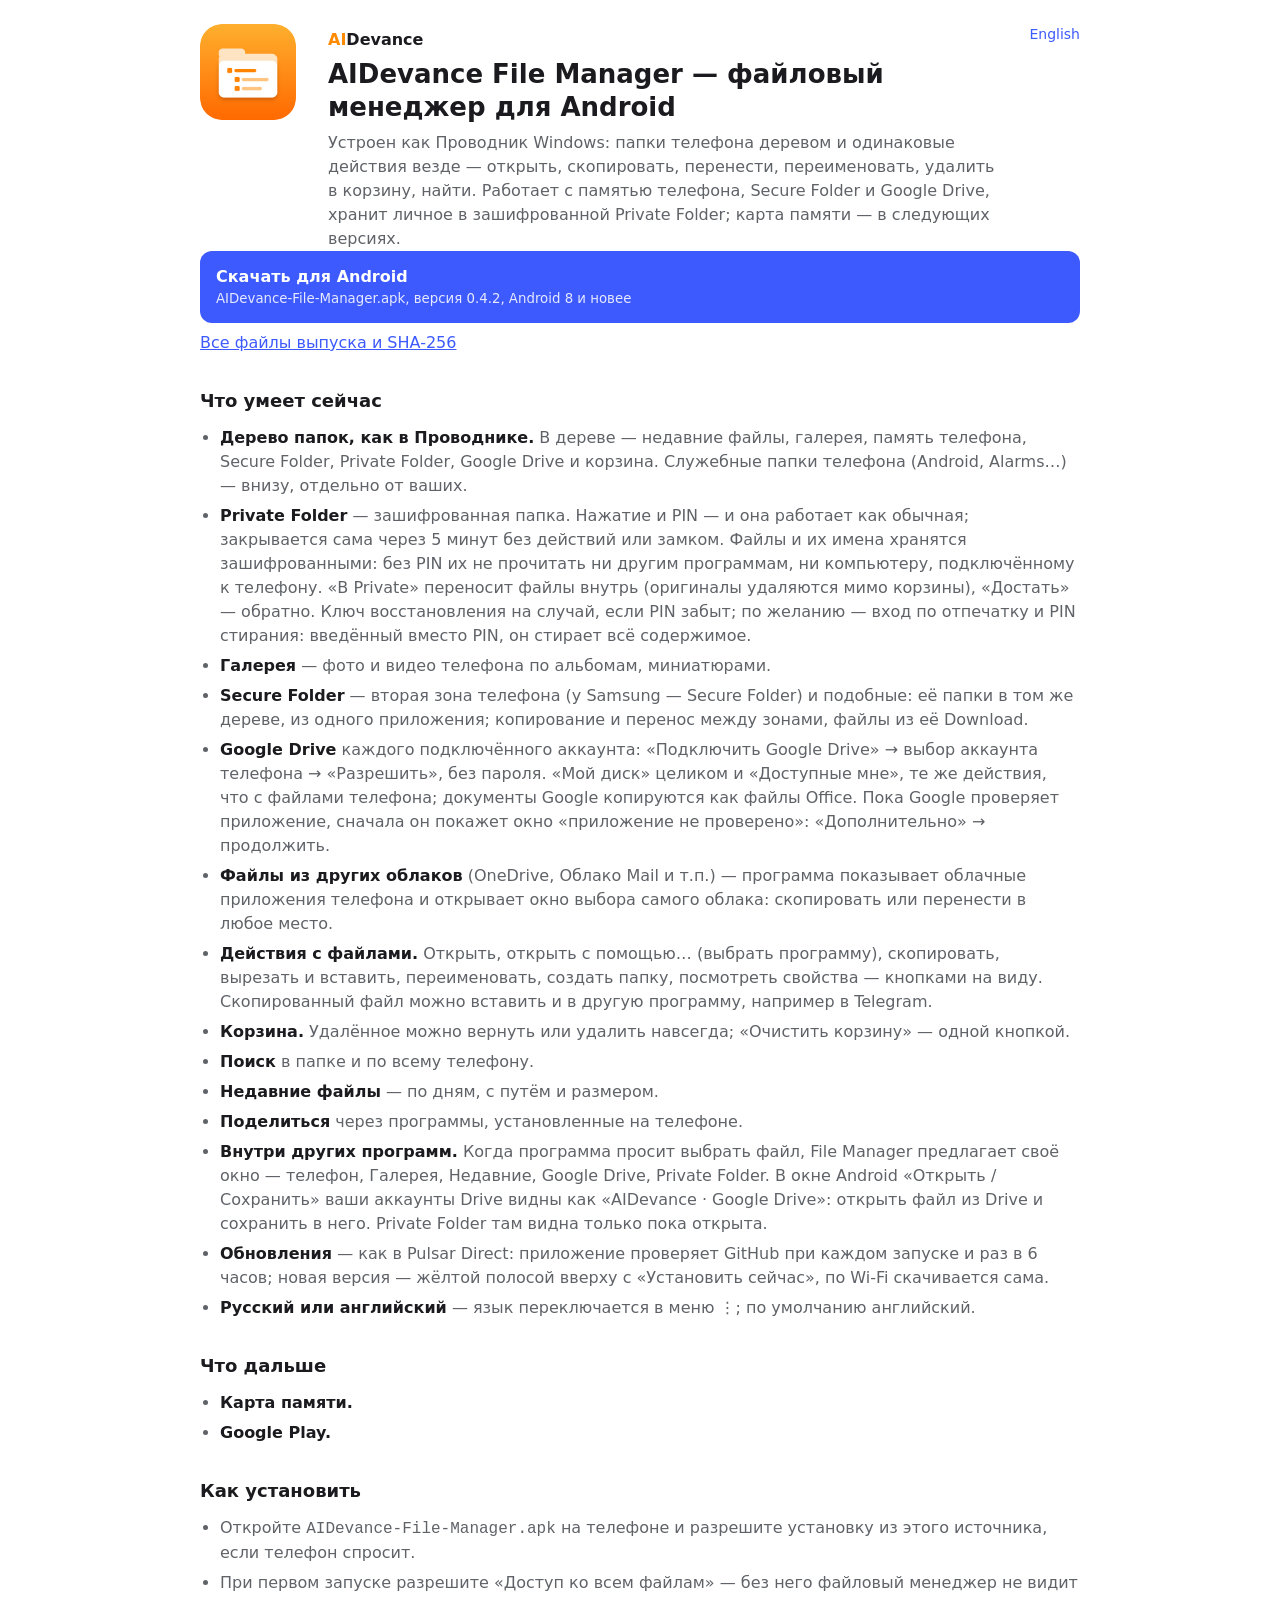
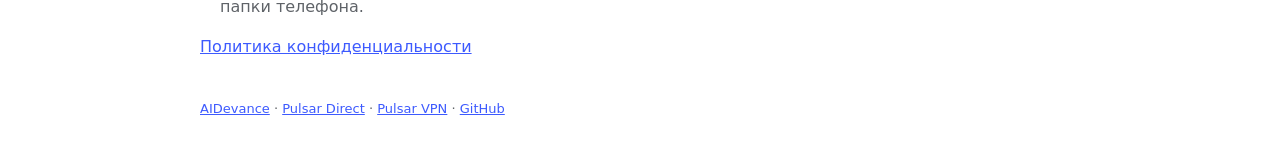
<file: ru/file-manager/index.html>
<!doctype html>
<html lang="ru">
<head>
<meta charset="utf-8">
<meta name="viewport" content="width=device-width, initial-scale=1">
<title>AIDevance File Manager — файловый менеджер для Android, как Проводник Windows</title>
<meta name="description" content="AIDevance File Manager — бесплатный файловый менеджер для Android, устроенный как Проводник Windows: дерево папок, копирование, перенос, корзина, поиск, недавние файлы и галерея; зашифрованная Private Folder с PIN; Secure Folder и Google Drive в том же дереве. Скоро — карта памяти.">
<link rel="canonical" href="https://aidevance.github.io/ru/file-manager/">
<link rel="alternate" hreflang="ru" href="https://aidevance.github.io/ru/file-manager/">
<link rel="alternate" hreflang="en" href="https://aidevance.github.io/file-manager/">
<link rel="alternate" hreflang="x-default" href="https://aidevance.github.io/file-manager/">
<meta name="robots" content="index, follow">
<meta property="og:type" content="website">
<meta property="og:site_name" content="AIDevance">
<meta property="og:title" content="AIDevance File Manager — файловый менеджер для Android">
<meta property="og:description" content="Как Проводник Windows: дерево папок, копирование, перенос, корзина, поиск, галерея, зашифрованная Private Folder, Secure Folder и Google Drive в том же дереве.">
<meta property="og:url" content="https://aidevance.github.io/ru/file-manager/">
<meta property="og:locale" content="ru_RU">
<meta property="og:locale:alternate" content="en_US">
<meta name="twitter:card" content="summary">
<link rel="icon" href="/favicon.ico" sizes="any">
<link rel="icon" type="image/png" href="/img/aidevance-mark.png">
<link rel="apple-touch-icon" href="/apple-touch-icon.png">
<meta property="og:image" content="https://aidevance.github.io/img/og-file-manager.png">
<link rel="stylesheet" href="/style.css?v=3">
<script type="application/ld+json">
{
  "@context": "https://schema.org",
  "@type": "SoftwareApplication",
  "name": "AIDevance File Manager",
  "applicationCategory": "UtilitiesApplication",
  "applicationSubCategory": "File manager",
  "operatingSystem": "Android 8+",
  "softwareVersion": "0.4.2",
  "description": "File manager for Android built like Windows Explorer: folder tree, copy, move, rename, trash, search, recent files and gallery; an encrypted Private Folder with a PIN; Secure Folder and Google Drive in the same tree; memory card coming.",
  "url": "https://aidevance.github.io/ru/file-manager/",
  "downloadUrl": "https://github.com/AIDevance/aidevance-file-manager-releases/releases/latest/download/AIDevance-File-Manager.apk",
  "softwareHelp": "https://github.com/AIDevance/aidevance-file-manager-releases#readme",
  "image": "https://aidevance.github.io/img/og-file-manager.png",
  "offers": { "@type": "Offer", "price": "0", "priceCurrency": "USD" },
  "author": { "@type": "Organization", "name": "AIDevance", "url": "https://aidevance.github.io/" }
}
</script>
</head>
<body>
<main>
  <header class="hero">
    <span class="brand"><img class="appicon" src="/img/fm-icon-big.png" alt="AIDevance File Manager" width="150" height="150"></span>
    <a class="lang" href="/file-manager/" hreflang="en" lang="en">English</a>
    <div class="intro">
    <a class="home" href="/ru/"><span class="ai">AI</span>Devance</a>
    <h1>AIDevance File Manager — файловый менеджер для Android</h1>
    <p>Устроен как Проводник Windows: папки телефона деревом и одинаковые действия везде — открыть, скопировать, перенести, переименовать, удалить в корзину, найти. Работает с памятью телефона, Secure Folder и Google Drive, хранит личное в зашифрованной Private Folder; карта памяти — в следующих версиях.</p>
    </div>
  </header>

  <a class="btn main" href="https://github.com/AIDevance/aidevance-file-manager-releases/releases/latest/download/AIDevance-File-Manager.apk"><b>Скачать для Android</b><small>AIDevance-File-Manager.apk, версия 0.4.2, Android 8 и новее</small></a>
  <p><a href="https://github.com/AIDevance/aidevance-file-manager-releases/releases/latest">Все файлы выпуска и SHA-256</a></p>

  <h2>Что умеет сейчас</h2>
  <ul class="list">
    <li><b>Дерево папок, как в Проводнике.</b> В дереве — недавние файлы, галерея, память телефона, Secure Folder, Private Folder, Google Drive и корзина. Служебные папки телефона (Android, Alarms…) — внизу, отдельно от ваших.</li>
    <li><b>Private Folder</b> — зашифрованная папка. Нажатие и PIN — и она работает как обычная; закрывается сама через 5 минут без действий или замком. Файлы и их имена хранятся зашифрованными: без PIN их не прочитать ни другим программам, ни компьютеру, подключённому к телефону. «В Private» переносит файлы внутрь (оригиналы удаляются мимо корзины), «Достать» — обратно. Ключ восстановления на случай, если PIN забыт; по желанию — вход по отпечатку и PIN стирания: введённый вместо PIN, он стирает всё содержимое.</li>
    <li><b>Галерея</b> — фото и видео телефона по альбомам, миниатюрами.</li>
    <li><b>Secure Folder</b> — вторая зона телефона (у Samsung — Secure Folder) и подобные: её папки в том же дереве, из одного приложения; копирование и перенос между зонами, файлы из её Download.</li>
    <li><b>Google Drive</b> каждого подключённого аккаунта: «Подключить Google Drive» → выбор аккаунта телефона → «Разрешить», без пароля. «Мой диск» целиком и «Доступные мне», те же действия, что с файлами телефона; документы Google копируются как файлы Office. Пока Google проверяет приложение, сначала он покажет окно «приложение не проверено»: «Дополнительно» → продолжить.</li>
    <li><b>Файлы из других облаков</b> (OneDrive, Облако Mail и т.п.) — программа показывает облачные приложения телефона и открывает окно выбора самого облака: скопировать или перенести в любое место.</li>
    <li><b>Действия с файлами.</b> Открыть, открыть с помощью… (выбрать программу), скопировать, вырезать и вставить, переименовать, создать папку, посмотреть свойства — кнопками на виду. Скопированный файл можно вставить и в другую программу, например в Telegram.</li>
    <li><b>Корзина.</b> Удалённое можно вернуть или удалить навсегда; «Очистить корзину» — одной кнопкой.</li>
    <li><b>Поиск</b> в папке и по всему телефону.</li>
    <li><b>Недавние файлы</b> — по дням, с путём и размером.</li>
    <li><b>Поделиться</b> через программы, установленные на телефоне.</li>
    <li><b>Внутри других программ.</b> Когда программа просит выбрать файл, File Manager предлагает своё окно — телефон, Галерея, Недавние, Google Drive, Private Folder. В окне Android «Открыть / Сохранить» ваши аккаунты Drive видны как «AIDevance · Google Drive»: открыть файл из Drive и сохранить в него. Private Folder там видна только пока открыта.</li>
    <li><b>Обновления</b> — как в Pulsar Direct: приложение проверяет GitHub при каждом запуске и раз в 6 часов; новая версия — жёлтой полосой вверху с «Установить сейчас», по Wi-Fi скачивается сама.</li>
    <li><b>Русский или английский</b> — язык переключается в меню ⋮; по умолчанию английский.</li>
  </ul>

  <h2>Что дальше</h2>
  <ul class="list">
    <li><b>Карта памяти.</b></li>
    <li><b>Google Play.</b></li>
  </ul>

  <h2>Как установить</h2>
  <ul class="list">
    <li>Откройте <code>AIDevance-File-Manager.apk</code> на телефоне и разрешите установку из этого источника, если телефон спросит.</li>
    <li>При первом запуске разрешите «Доступ ко всем файлам» — без него файловый менеджер не видит папки телефона.</li>
  </ul>

  <p><a href="/ru/file-manager/privacy/">Политика конфиденциальности</a></p>

  <footer><a href="/ru/">AIDevance</a> · <a href="/ru/messenger/">Pulsar Direct</a> · <a href="https://aidevance.github.io/pulsar-releases/">Pulsar VPN</a> · <a href="https://github.com/AIDevance">GitHub</a></footer>
</main>
</body>
</html>
</file>
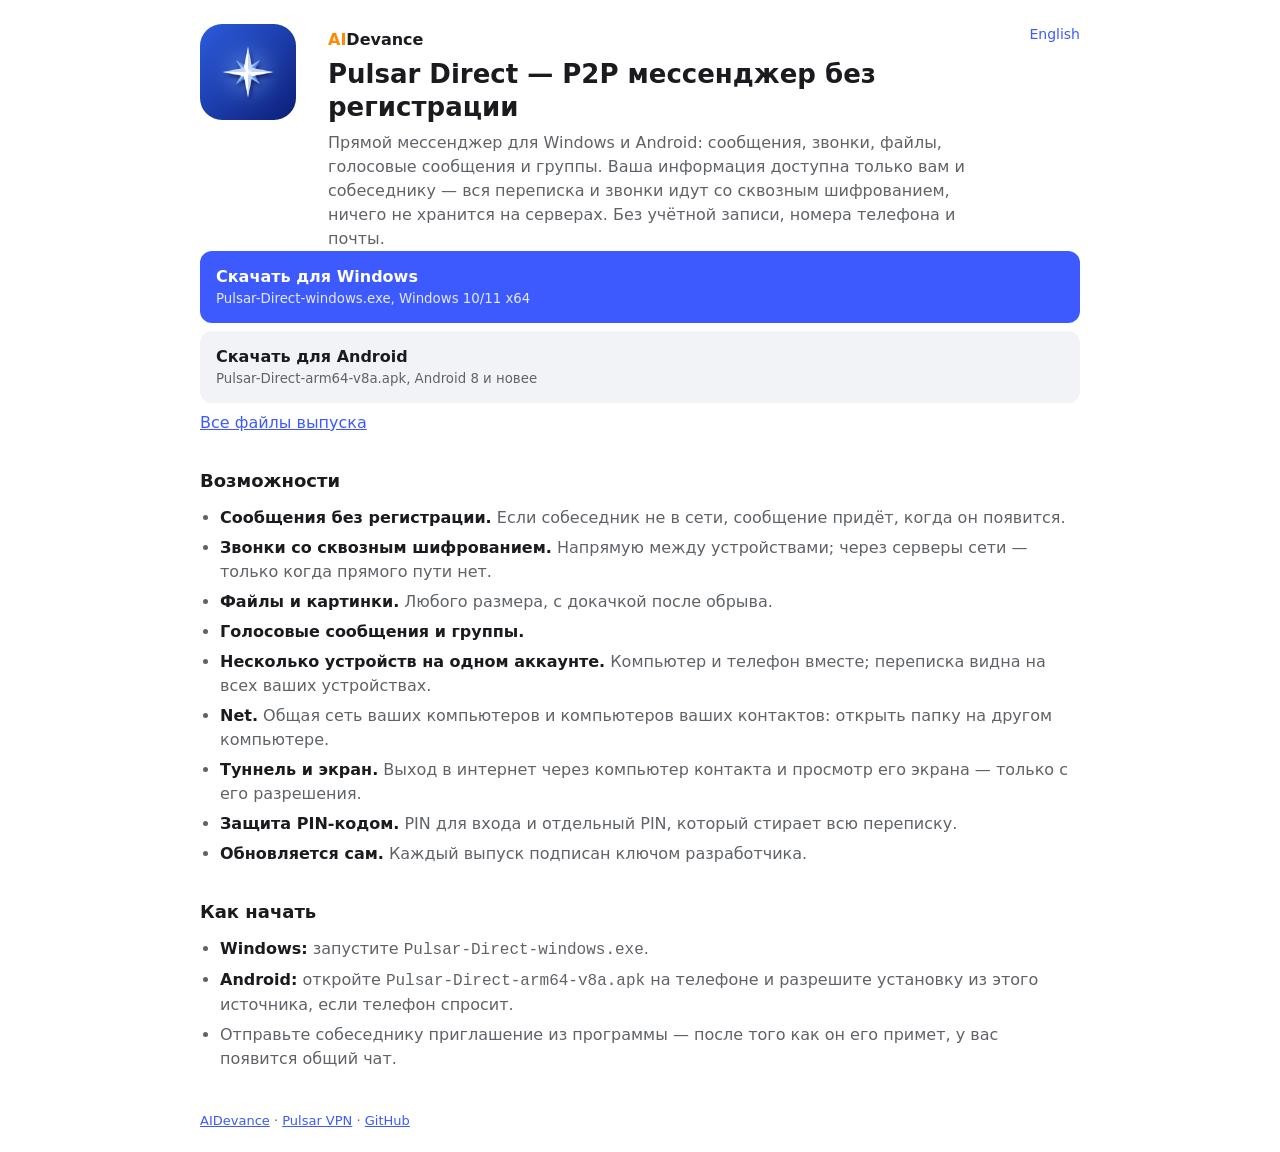
<file: ru/messenger/index.html>
<!doctype html>
<html lang="ru">
<head>
<meta charset="utf-8">
<meta name="viewport" content="width=device-width, initial-scale=1">
<title>Pulsar Direct — P2P мессенджер без регистрации для Windows и Android</title>
<meta name="description" content="Pulsar Direct — бесплатный P2P мессенджер от AIDevance для Windows и Android: сообщения, звонки, файлы, голосовые сообщения и группы со сквозным шифрованием. Без регистрации, номера телефона и почты; ничего не хранится на серверах.">
<link rel="canonical" href="https://aidevance.github.io/ru/messenger/">
<link rel="alternate" hreflang="ru" href="https://aidevance.github.io/ru/messenger/">
<link rel="alternate" hreflang="en" href="https://aidevance.github.io/messenger/">
<link rel="alternate" hreflang="x-default" href="https://aidevance.github.io/messenger/">
<meta name="robots" content="index, follow">
<meta property="og:type" content="website">
<meta property="og:site_name" content="AIDevance">
<meta property="og:title" content="Pulsar Direct — P2P мессенджер без регистрации">
<meta property="og:description" content="Сообщения, звонки и файлы со сквозным шифрованием для Windows и Android. Без номера телефона и почты.">
<meta property="og:url" content="https://aidevance.github.io/ru/messenger/">
<meta property="og:locale" content="ru_RU">
<meta property="og:locale:alternate" content="en_US">
<meta name="twitter:card" content="summary">
<link rel="icon" href="/favicon.ico" sizes="any">
<link rel="icon" type="image/png" href="/img/aidevance-mark.png">
<link rel="apple-touch-icon" href="/apple-touch-icon.png">
<meta property="og:image" content="https://aidevance.github.io/img/og-pulsar-direct.png">
<link rel="stylesheet" href="/style.css?v=3">
<script type="application/ld+json">
{
  "@context": "https://schema.org",
  "@type": "SoftwareApplication",
  "name": "Pulsar Direct",
  "alternateName": "Pulsar Direct Messenger",
  "applicationCategory": "CommunicationApplication",
  "operatingSystem": "Windows 10, Windows 11, Android 8+",
  "description": "Private P2P messenger: end-to-end encrypted messages, voice calls, files, voice messages and groups; no sign-up, no phone number, no e-mail.",
  "url": "https://aidevance.github.io/ru/messenger/",
  "downloadUrl": "https://github.com/AIDevance/pulsar-direct-releases/releases/latest",
  "softwareHelp": "https://github.com/AIDevance/pulsar-direct-releases#readme",
  "offers": { "@type": "Offer", "price": "0", "priceCurrency": "USD" },
  "image": "https://aidevance.github.io/img/og-pulsar-direct.png",
  "author": { "@type": "Organization", "name": "AIDevance", "url": "https://aidevance.github.io/" }
}
</script>
</head>
<body>
<main>
  <header class="hero">
    <span class="brand"><img class="appicon" src="/img/pulsar-direct-big.png" alt="Pulsar Direct" width="150" height="150"></span>
    <a class="lang" href="/messenger/" hreflang="en" lang="en">English</a>
    <div class="intro">
    <a class="home" href="/ru/"><span class="ai">AI</span>Devance</a>
    <h1>Pulsar Direct — P2P мессенджер без регистрации</h1>
    <p>Прямой мессенджер для Windows и Android: сообщения, звонки, файлы, голосовые сообщения и группы. Ваша информация доступна только вам и собеседнику — вся переписка и звонки идут со сквозным шифрованием, ничего не хранится на серверах. Без учётной записи, номера телефона и почты.</p>
    </div>
  </header>

  <a class="btn main" href="https://github.com/AIDevance/pulsar-direct-releases/releases/latest/download/Pulsar-Direct-windows.exe"><b>Скачать для Windows</b><small>Pulsar-Direct-windows.exe, Windows 10/11 x64</small></a>
  <a class="btn" href="https://github.com/AIDevance/pulsar-direct-releases/releases/latest/download/Pulsar-Direct-arm64-v8a.apk"><b>Скачать для Android</b><small>Pulsar-Direct-arm64-v8a.apk, Android 8 и новее</small></a>
  <p><a href="https://github.com/AIDevance/pulsar-direct-releases/releases/latest">Все файлы выпуска</a></p>

  <h2>Возможности</h2>
  <ul class="list">
    <li><b>Сообщения без регистрации.</b> Если собеседник не в сети, сообщение придёт, когда он появится.</li>
    <li><b>Звонки со сквозным шифрованием.</b> Напрямую между устройствами; через серверы сети — только когда прямого пути нет.</li>
    <li><b>Файлы и картинки.</b> Любого размера, с докачкой после обрыва.</li>
    <li><b>Голосовые сообщения и группы.</b></li>
    <li><b>Несколько устройств на одном аккаунте.</b> Компьютер и телефон вместе; переписка видна на всех ваших устройствах.</li>
    <li><b>Net.</b> Общая сеть ваших компьютеров и компьютеров ваших контактов: открыть папку на другом компьютере.</li>
    <li><b>Туннель и экран.</b> Выход в интернет через компьютер контакта и просмотр его экрана — только с его разрешения.</li>
    <li><b>Защита PIN-кодом.</b> PIN для входа и отдельный PIN, который стирает всю переписку.</li>
    <li><b>Обновляется сам.</b> Каждый выпуск подписан ключом разработчика.</li>
  </ul>

  <h2>Как начать</h2>
  <ul class="list">
    <li><b>Windows:</b> запустите <code>Pulsar-Direct-windows.exe</code>.</li>
    <li><b>Android:</b> откройте <code>Pulsar-Direct-arm64-v8a.apk</code> на телефоне и разрешите установку из этого источника, если телефон спросит.</li>
    <li>Отправьте собеседнику приглашение из программы — после того как он его примет, у вас появится общий чат.</li>
  </ul>

  <footer><a href="/ru/">AIDevance</a> · <a href="https://aidevance.github.io/pulsar-releases/">Pulsar VPN</a> · <a href="https://github.com/AIDevance">GitHub</a></footer>
</main>
</body>
</html>
</file>
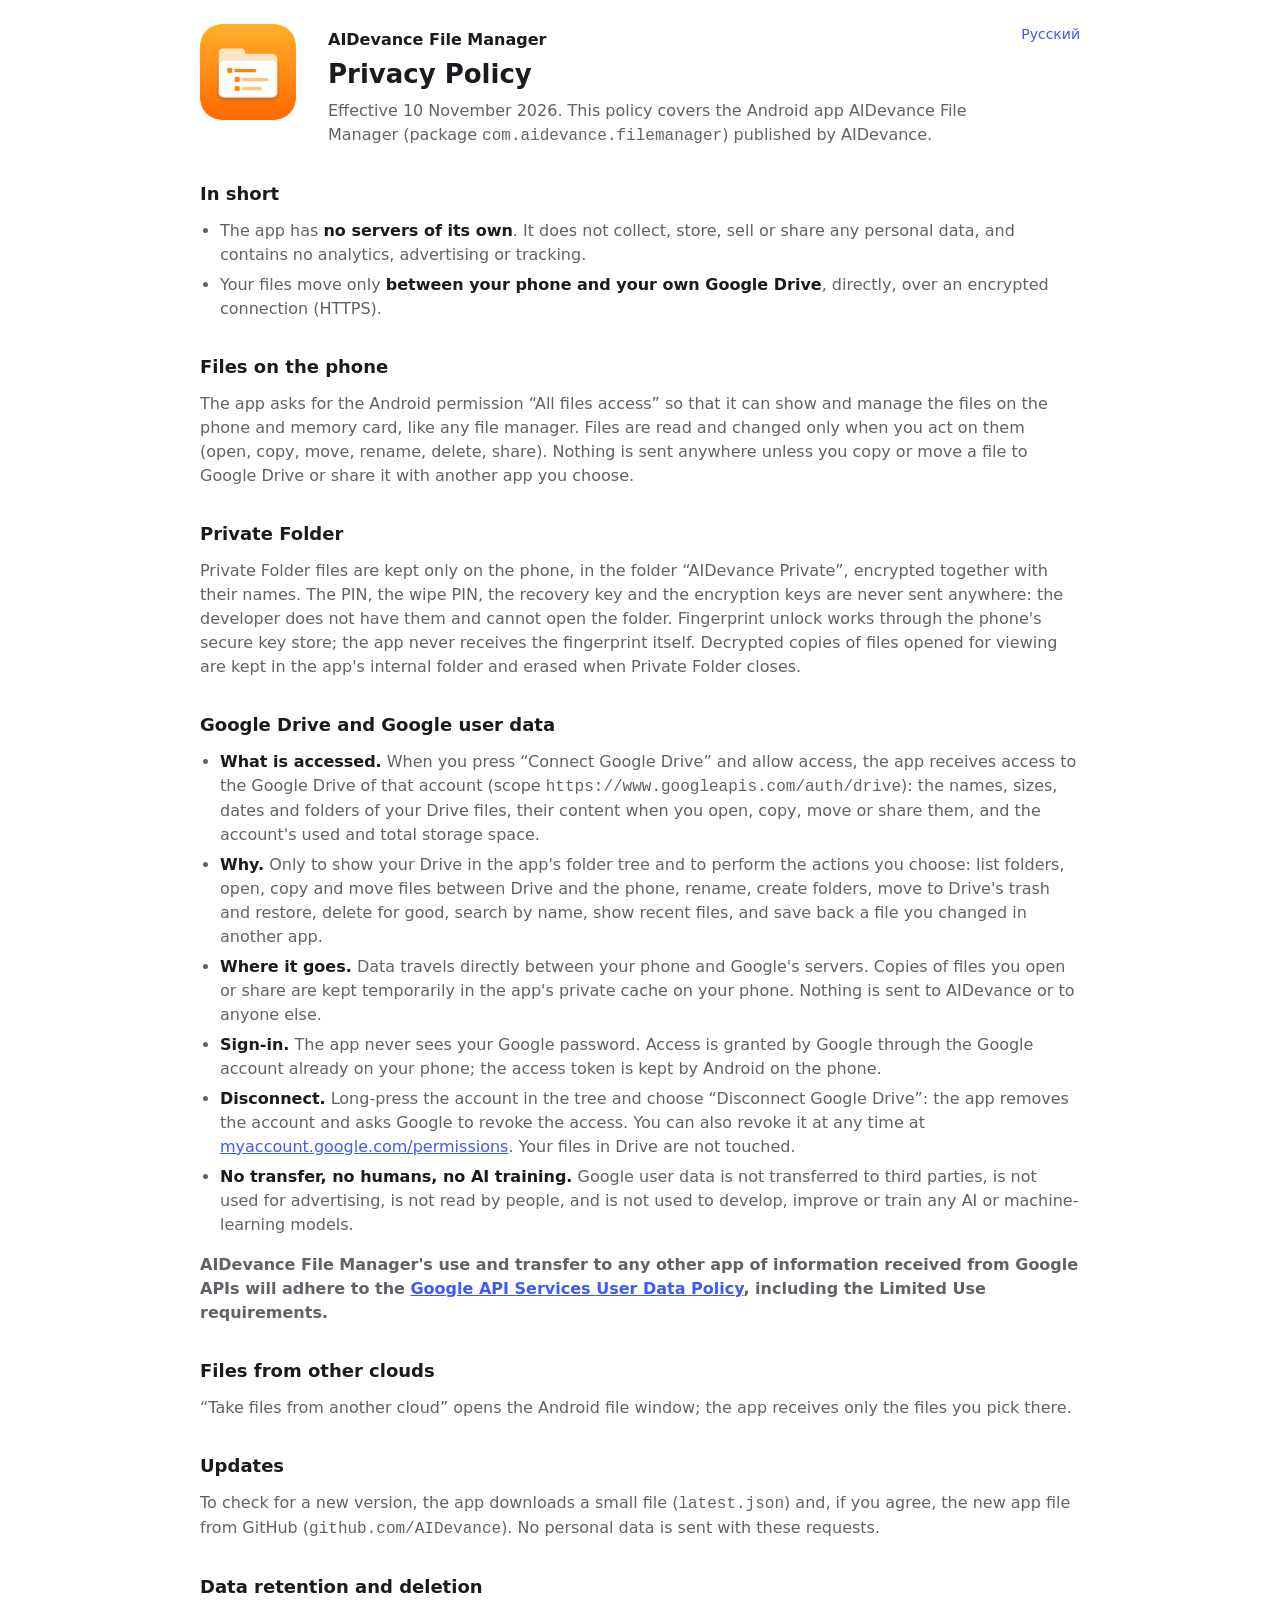
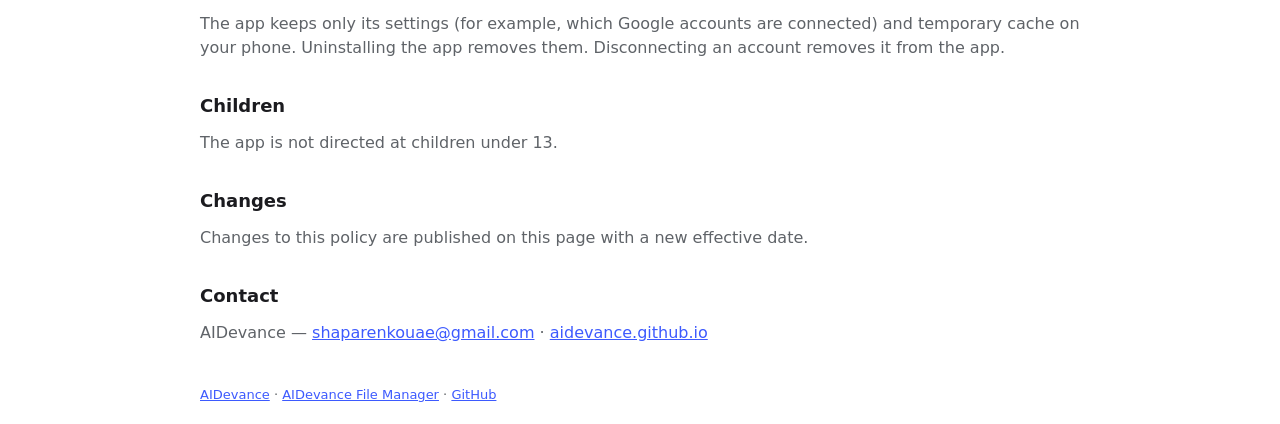
<file: en/file-manager/privacy/index.html>
<!doctype html>
<html lang="en">
<head>
<meta charset="utf-8">
<title>Moved</title>
<link rel="canonical" href="https://aidevance.github.io/file-manager/privacy/">
<meta name="robots" content="noindex">
<meta http-equiv="refresh" content="0; url=/file-manager/privacy/">
<script>location.replace("/file-manager/privacy/" + location.hash)</script>
</head>
<body><a href="/file-manager/privacy/">aidevance.github.io/file-manager/privacy/</a></body>
</html>
</file>
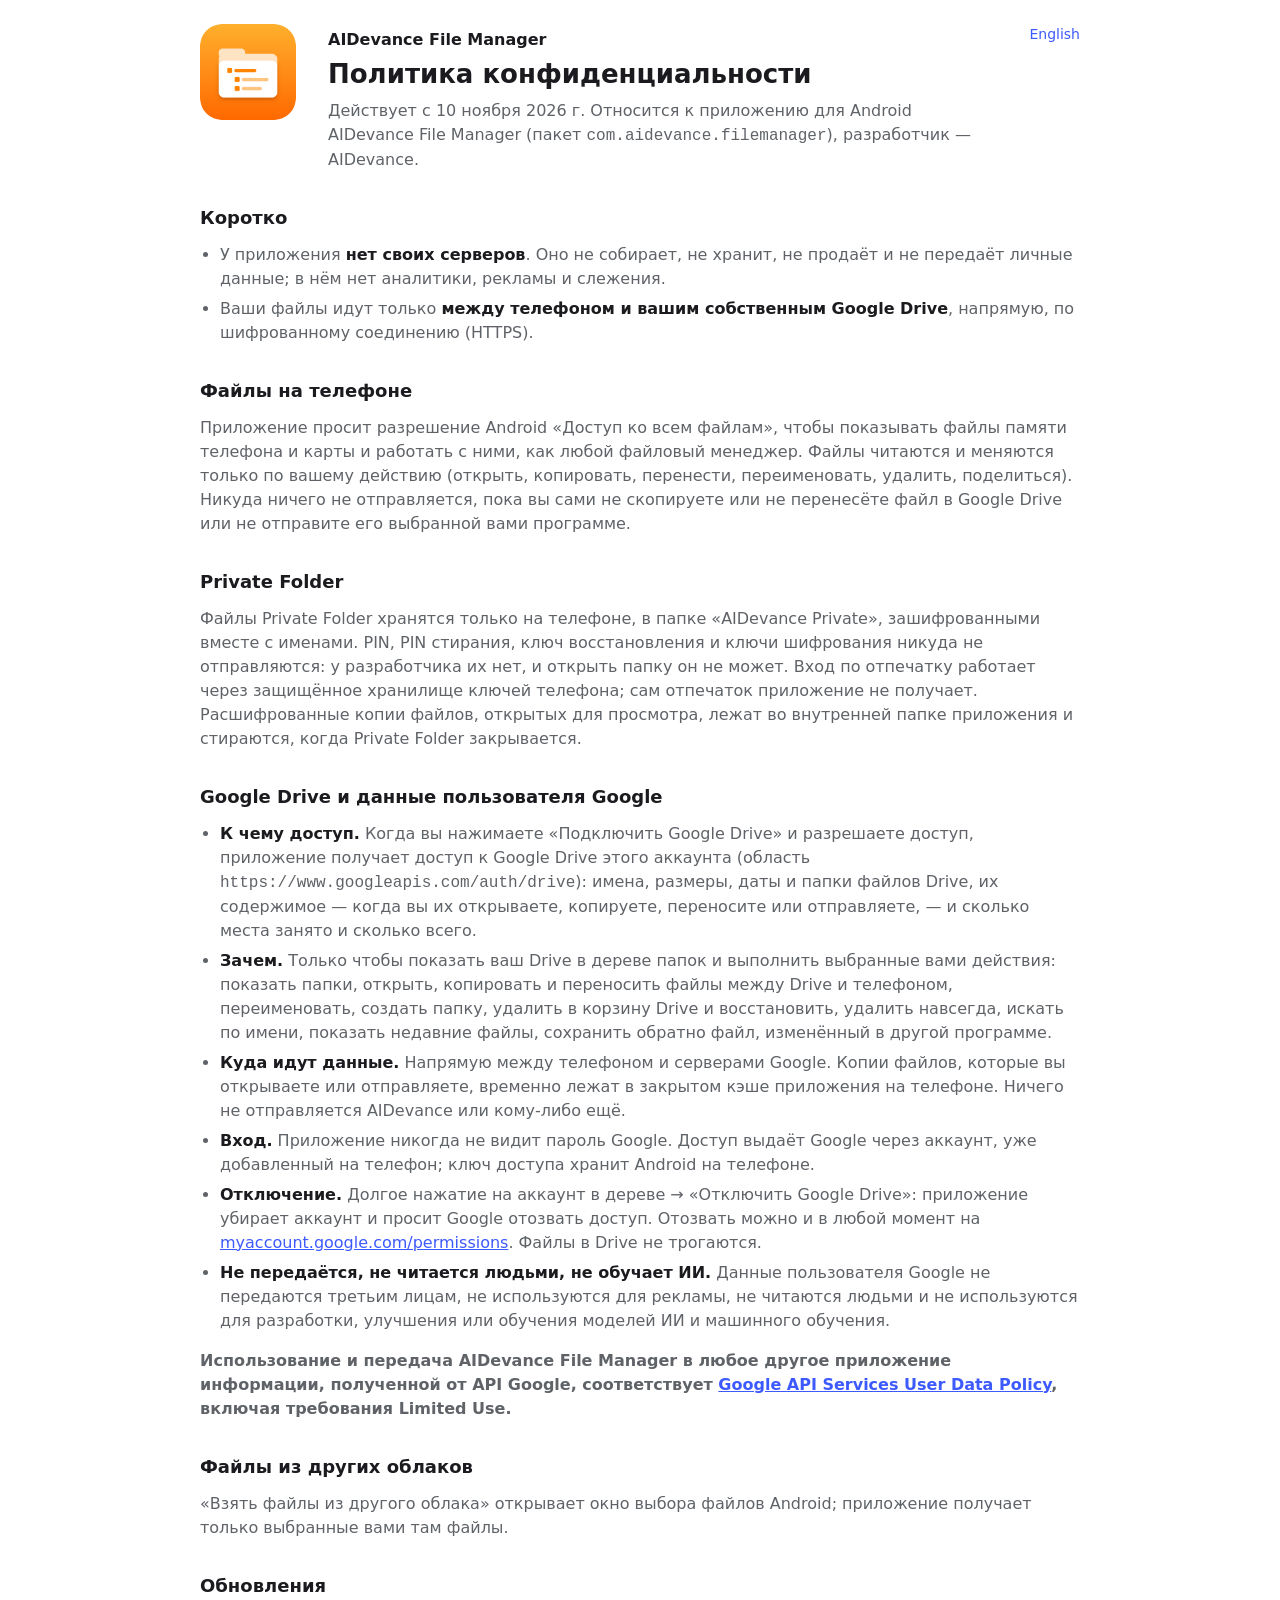
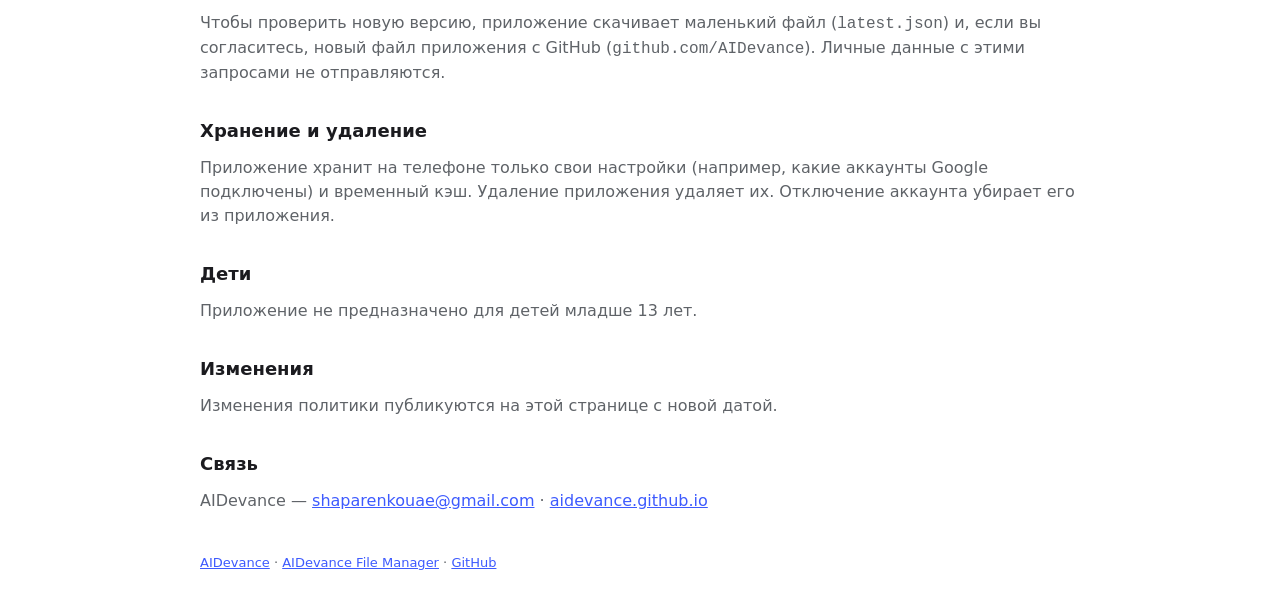
<file: ru/file-manager/privacy/index.html>
<!doctype html>
<html lang="ru">
<head>
<meta charset="utf-8">
<meta name="viewport" content="width=device-width, initial-scale=1">
<title>Политика конфиденциальности — AIDevance File Manager</title>
<meta name="description" content="Политика конфиденциальности AIDevance File Manager для Android: к каким данным приложение обращается, включая Google Drive, зачем, и что никогда не собирается.">
<link rel="canonical" href="https://aidevance.github.io/ru/file-manager/privacy/">
<link rel="alternate" hreflang="ru" href="https://aidevance.github.io/ru/file-manager/privacy/">
<link rel="alternate" hreflang="en" href="https://aidevance.github.io/file-manager/privacy/">
<link rel="alternate" hreflang="x-default" href="https://aidevance.github.io/file-manager/privacy/">
<meta name="robots" content="index, follow">
<link rel="icon" href="/favicon.ico" sizes="any">
<link rel="icon" type="image/png" href="/img/aidevance-mark.png">
<link rel="apple-touch-icon" href="/apple-touch-icon.png">
<link rel="stylesheet" href="/style.css?v=3">
</head>
<body>
<main>
  <header class="hero">
    <span class="brand"><img class="appicon" src="/img/fm-icon-big.png" alt="AIDevance File Manager" width="150" height="150"></span>
    <a class="lang" href="/file-manager/privacy/" hreflang="en" lang="en">English</a>
    <div class="intro">
    <a class="home" href="/ru/file-manager/">AIDevance File Manager</a>
    <h1>Политика конфиденциальности</h1>
    <p>Действует с 10 ноября 2026 г. Относится к приложению для Android AIDevance File Manager (пакет <code>com.aidevance.filemanager</code>), разработчик — AIDevance.</p>
    </div>
  </header>

  <h2>Коротко</h2>
  <ul class="list">
    <li>У приложения <b>нет своих серверов</b>. Оно не собирает, не хранит, не продаёт и не передаёт личные данные; в нём нет аналитики, рекламы и слежения.</li>
    <li>Ваши файлы идут только <b>между телефоном и вашим собственным Google Drive</b>, напрямую, по шифрованному соединению (HTTPS).</li>
  </ul>

  <h2>Файлы на телефоне</h2>
  <p>Приложение просит разрешение Android «Доступ ко всем файлам», чтобы показывать файлы памяти телефона и карты и работать с ними, как любой файловый менеджер. Файлы читаются и меняются только по вашему действию (открыть, копировать, перенести, переименовать, удалить, поделиться). Никуда ничего не отправляется, пока вы сами не скопируете или не перенесёте файл в Google Drive или не отправите его выбранной вами программе.</p>

  <h2>Private Folder</h2>
  <p>Файлы Private Folder хранятся только на телефоне, в папке «AIDevance Private», зашифрованными вместе с именами. PIN, PIN стирания, ключ восстановления и ключи шифрования никуда не отправляются: у разработчика их нет, и открыть папку он не может. Вход по отпечатку работает через защищённое хранилище ключей телефона; сам отпечаток приложение не получает. Расшифрованные копии файлов, открытых для просмотра, лежат во внутренней папке приложения и стираются, когда Private Folder закрывается.</p>

  <h2>Google Drive и данные пользователя Google</h2>
  <ul class="list">
    <li><b>К чему доступ.</b> Когда вы нажимаете «Подключить Google Drive» и разрешаете доступ, приложение получает доступ к Google Drive этого аккаунта (область <code>https://www.googleapis.com/auth/drive</code>): имена, размеры, даты и папки файлов Drive, их содержимое — когда вы их открываете, копируете, переносите или отправляете, — и сколько места занято и сколько всего.</li>
    <li><b>Зачем.</b> Только чтобы показать ваш Drive в дереве папок и выполнить выбранные вами действия: показать папки, открыть, копировать и переносить файлы между Drive и телефоном, переименовать, создать папку, удалить в корзину Drive и восстановить, удалить навсегда, искать по имени, показать недавние файлы, сохранить обратно файл, изменённый в другой программе.</li>
    <li><b>Куда идут данные.</b> Напрямую между телефоном и серверами Google. Копии файлов, которые вы открываете или отправляете, временно лежат в закрытом кэше приложения на телефоне. Ничего не отправляется AIDevance или кому-либо ещё.</li>
    <li><b>Вход.</b> Приложение никогда не видит пароль Google. Доступ выдаёт Google через аккаунт, уже добавленный на телефон; ключ доступа хранит Android на телефоне.</li>
    <li><b>Отключение.</b> Долгое нажатие на аккаунт в дереве → «Отключить Google Drive»: приложение убирает аккаунт и просит Google отозвать доступ. Отозвать можно и в любой момент на <a href="https://myaccount.google.com/permissions">myaccount.google.com/permissions</a>. Файлы в Drive не трогаются.</li>
    <li><b>Не передаётся, не читается людьми, не обучает ИИ.</b> Данные пользователя Google не передаются третьим лицам, не используются для рекламы, не читаются людьми и не используются для разработки, улучшения или обучения моделей ИИ и машинного обучения.</li>
  </ul>
  <p><b>Использование и передача AIDevance File Manager в любое другое приложение информации, полученной от API Google, соответствует <a href="https://developers.google.com/terms/api-services-user-data-policy">Google API Services User Data Policy</a>, включая требования Limited Use.</b></p>

  <h2>Файлы из других облаков</h2>
  <p>«Взять файлы из другого облака» открывает окно выбора файлов Android; приложение получает только выбранные вами там файлы.</p>

  <h2>Обновления</h2>
  <p>Чтобы проверить новую версию, приложение скачивает маленький файл (<code>latest.json</code>) и, если вы согласитесь, новый файл приложения с GitHub (<code>github.com/AIDevance</code>). Личные данные с этими запросами не отправляются.</p>

  <h2>Хранение и удаление</h2>
  <p>Приложение хранит на телефоне только свои настройки (например, какие аккаунты Google подключены) и временный кэш. Удаление приложения удаляет их. Отключение аккаунта убирает его из приложения.</p>

  <h2>Дети</h2>
  <p>Приложение не предназначено для детей младше 13 лет.</p>

  <h2>Изменения</h2>
  <p>Изменения политики публикуются на этой странице с новой датой.</p>

  <h2>Связь</h2>
  <p>AIDevance — <a href="mailto:shaparenkouae@gmail.com">shaparenkouae@gmail.com</a> · <a href="https://aidevance.github.io/ru/">aidevance.github.io</a></p>

  <footer><a href="/ru/">AIDevance</a> · <a href="/ru/file-manager/">AIDevance File Manager</a> · <a href="https://github.com/AIDevance">GitHub</a></footer>
</main>
</body>
</html>
</file>
<file: style.css>
:root { color-scheme: light dark; --bg: #fff; --fg: #1b1b1f; --muted: #5f6368; --accent: #3d5afe; --card: #f2f3f7; }
@media (prefers-color-scheme: dark) { :root { --bg: #121317; --fg: #e8e8ec; --muted: #9aa0a6; --accent: #8c9eff; --card: #1d1f26; } }
body { margin: 0; padding: 24px 16px; background: var(--bg); color: var(--fg); font: 16px/1.5 system-ui, sans-serif; }
main { max-width: 640px; margin: 0 auto; }
nav { display: flex; justify-content: space-between; align-items: center; margin: 0 0 24px; font-size: 14px; }
nav a { color: var(--accent); text-decoration: none; }
.hero { display: grid; grid-template-columns: 1fr auto; column-gap: 32px; align-items: start; }
.hero .brand { grid-column: 1; grid-row: 1; line-height: 0; }
.hero .brand img { display: block; height: 120px; width: auto; }
.hero .lang { grid-column: 2; grid-row: 1; font-size: 14px; text-decoration: none; }
.hero .intro { grid-column: 1 / -1; grid-row: 2; margin-top: 24px; }
.hero .intro p:last-child { margin-bottom: 0; }
@media (min-width: 760px) {
  main { max-width: 880px; }
  .hero { grid-template-columns: auto 1fr auto; }
  .hero .brand img { height: 150px; }
  .hero .brand img.appicon { height: 150px; width: 150px; border-radius: 32px; }
  .hero .intro { grid-column: 2; grid-row: 1; margin-top: 4px; }
  .hero .lang { grid-column: 3; }
}
.card b img { width: 28px; height: 28px; vertical-align: -7px; margin-right: 8px; }
.hero .brand img.appicon { height: 96px; width: 96px; border-radius: 22px; }
.home { display: inline-block; font-weight: 600; color: var(--fg); text-decoration: none; margin: 0 0 6px; }
.ai { color: #ff8a00; }
h1 { font-size: 26px; margin: 0 0 8px; line-height: 1.25; }
h2 { font-size: 18px; margin: 32px 0 12px; }
p { color: var(--muted); margin: 0 0 16px; }
a { color: var(--accent); }
.card { display: block; padding: 16px; margin: 0 0 12px; border-radius: 12px; background: var(--card); color: var(--fg); text-decoration: none; }
.card b { display: block; font-size: 17px; }
.card span { display: block; color: var(--muted); font-size: 14px; margin-top: 4px; }
.card .tag { display: inline-block; margin-top: 8px; font-size: 13px; color: var(--accent); }
.btn { display: block; padding: 14px 16px; margin: 0 0 8px; border-radius: 12px; background: var(--card); color: var(--fg); text-decoration: none; }
.btn.main { background: var(--accent); color: #fff; }
.btn small { display: block; color: var(--muted); }
.btn.main small { color: #e6e9ff; }
ul { padding-left: 20px; margin: 0 0 16px; }
li { margin: 0 0 6px; }
li b { color: var(--fg); }
.list li { color: var(--muted); }
footer { margin-top: 40px; font-size: 13px; color: var(--muted); }
</file>
